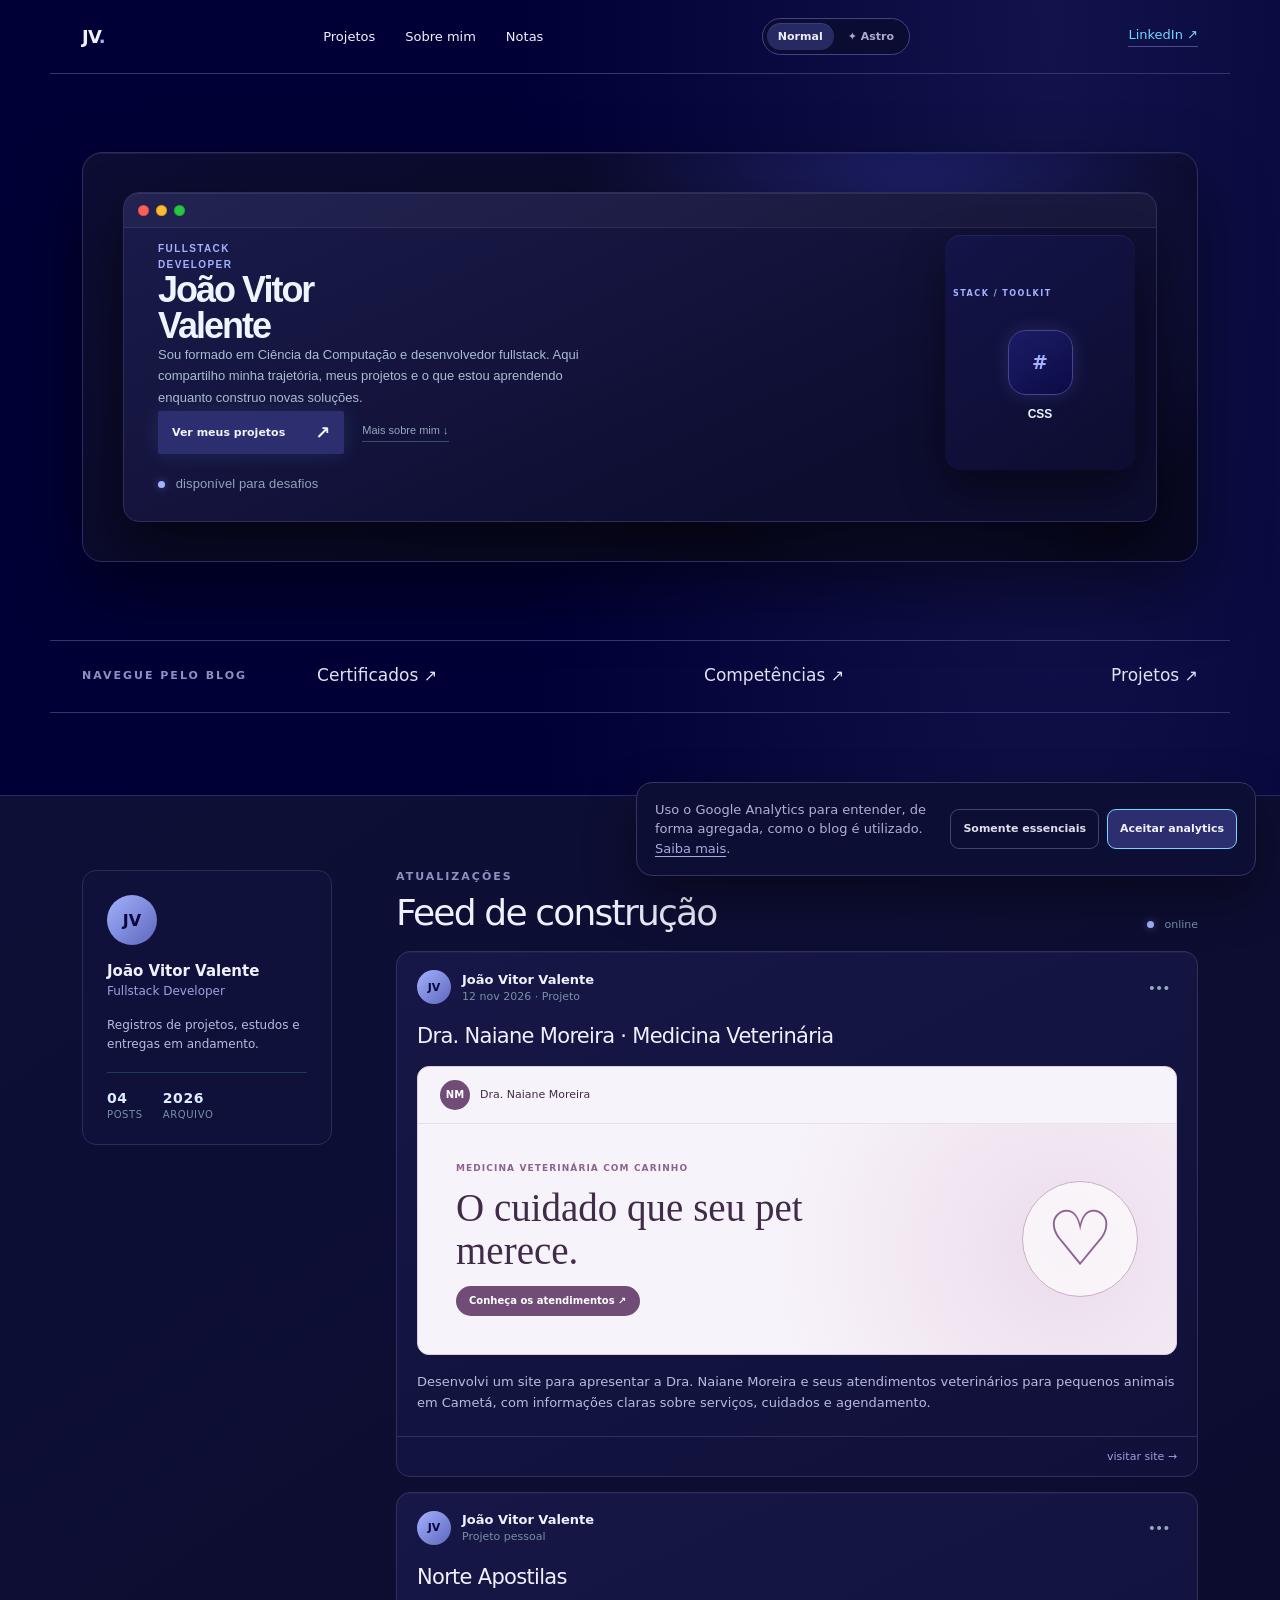
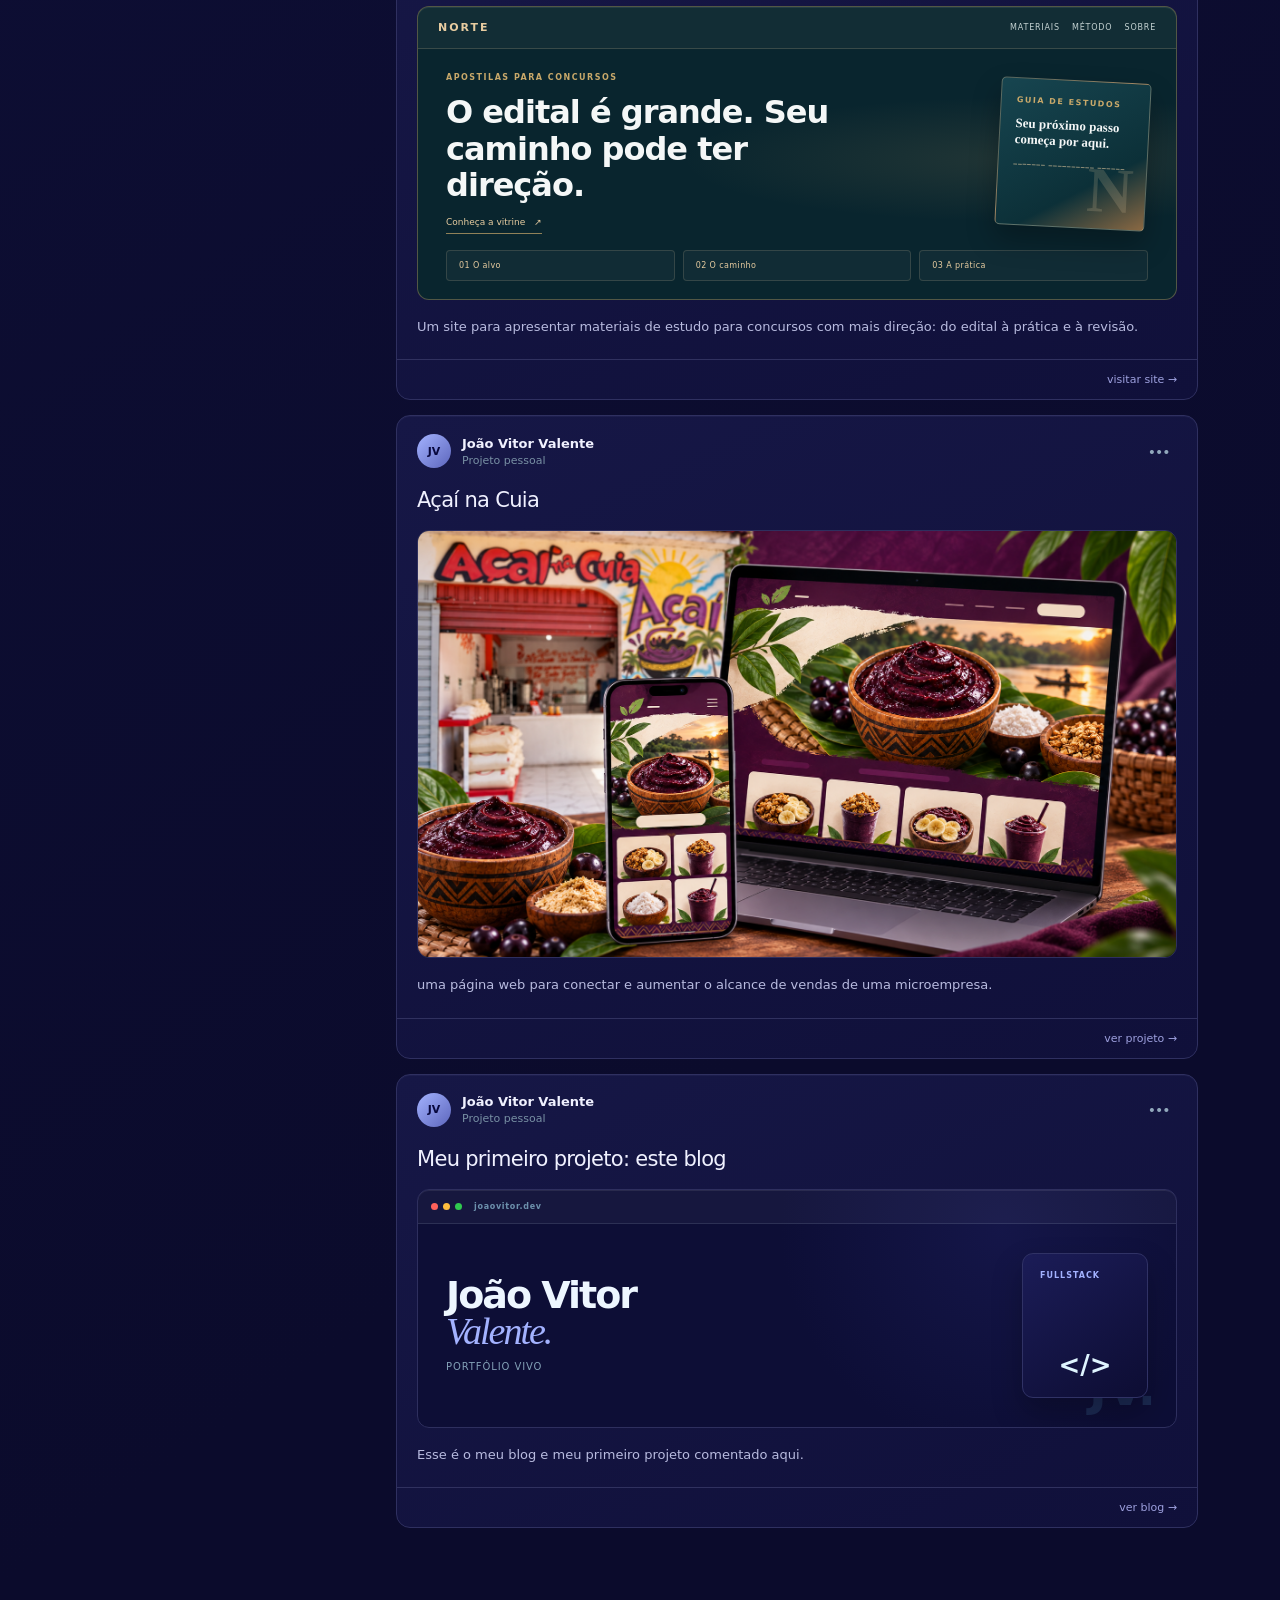
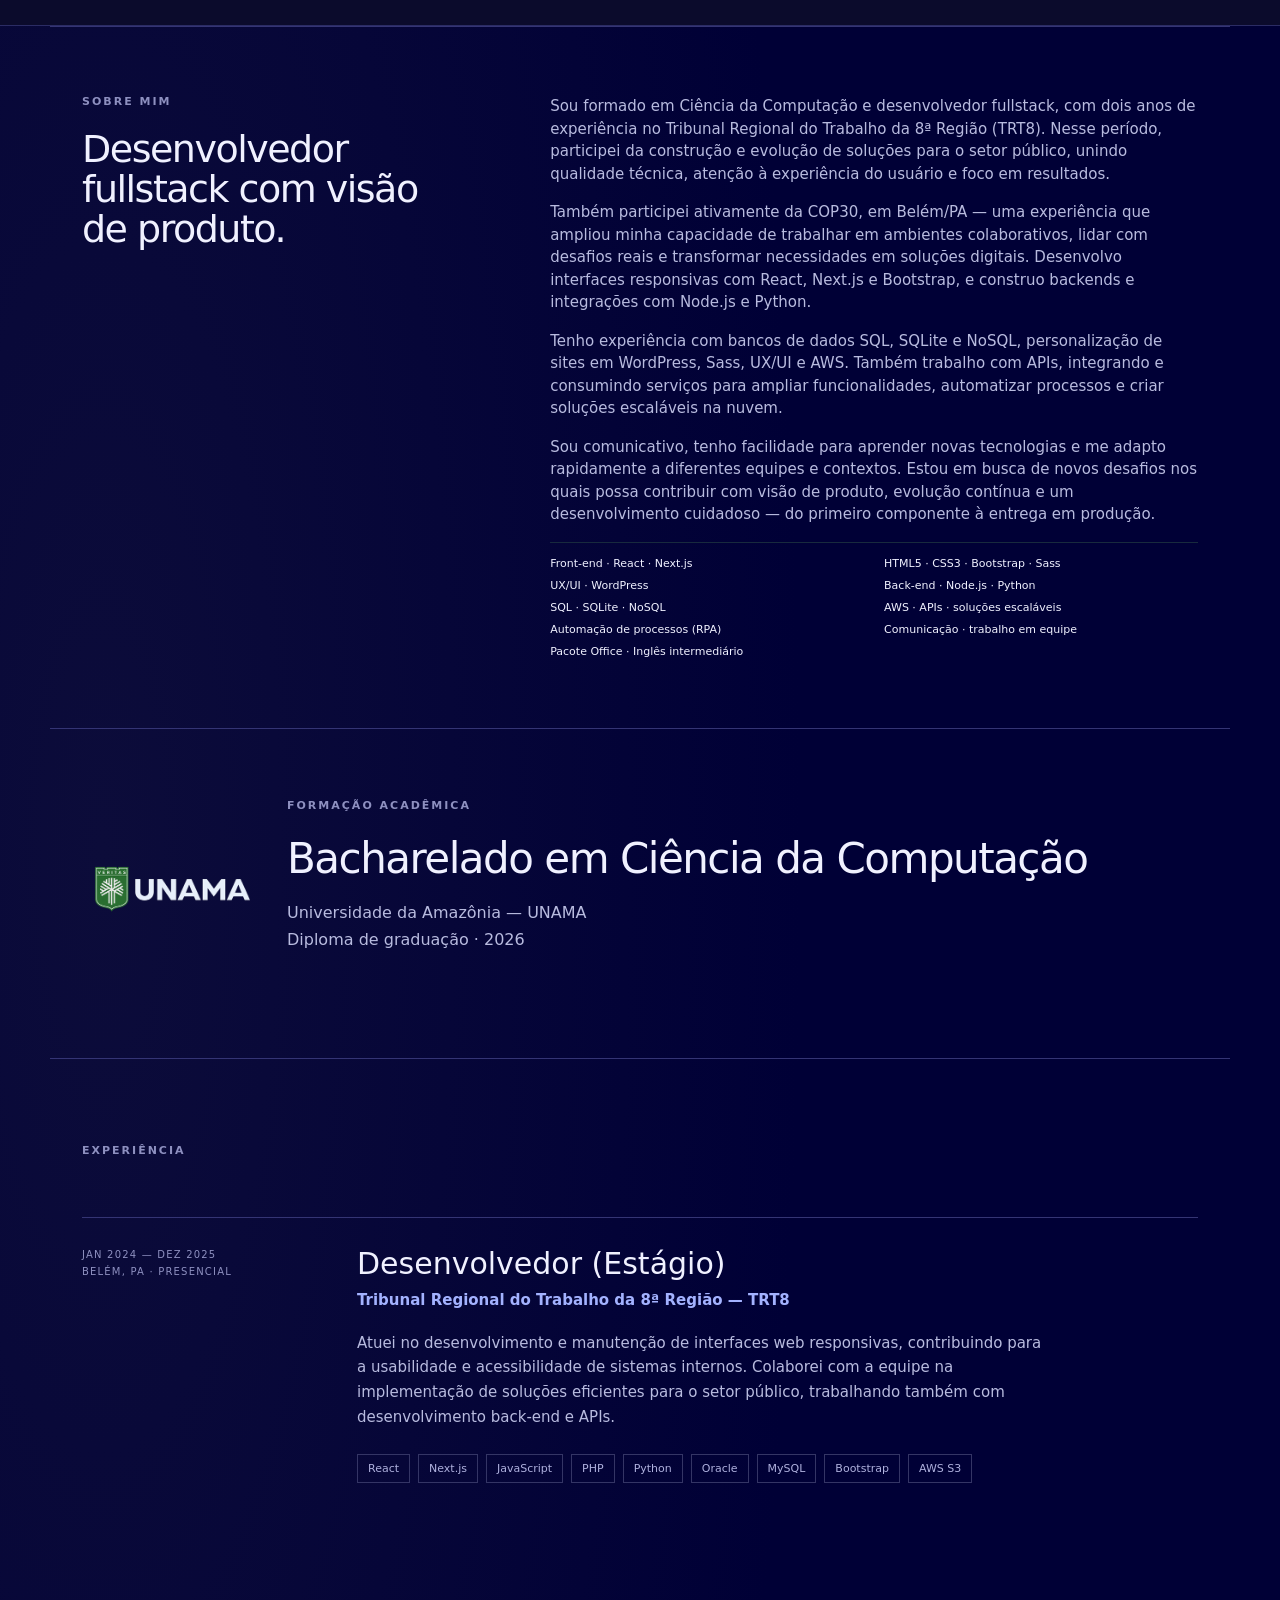
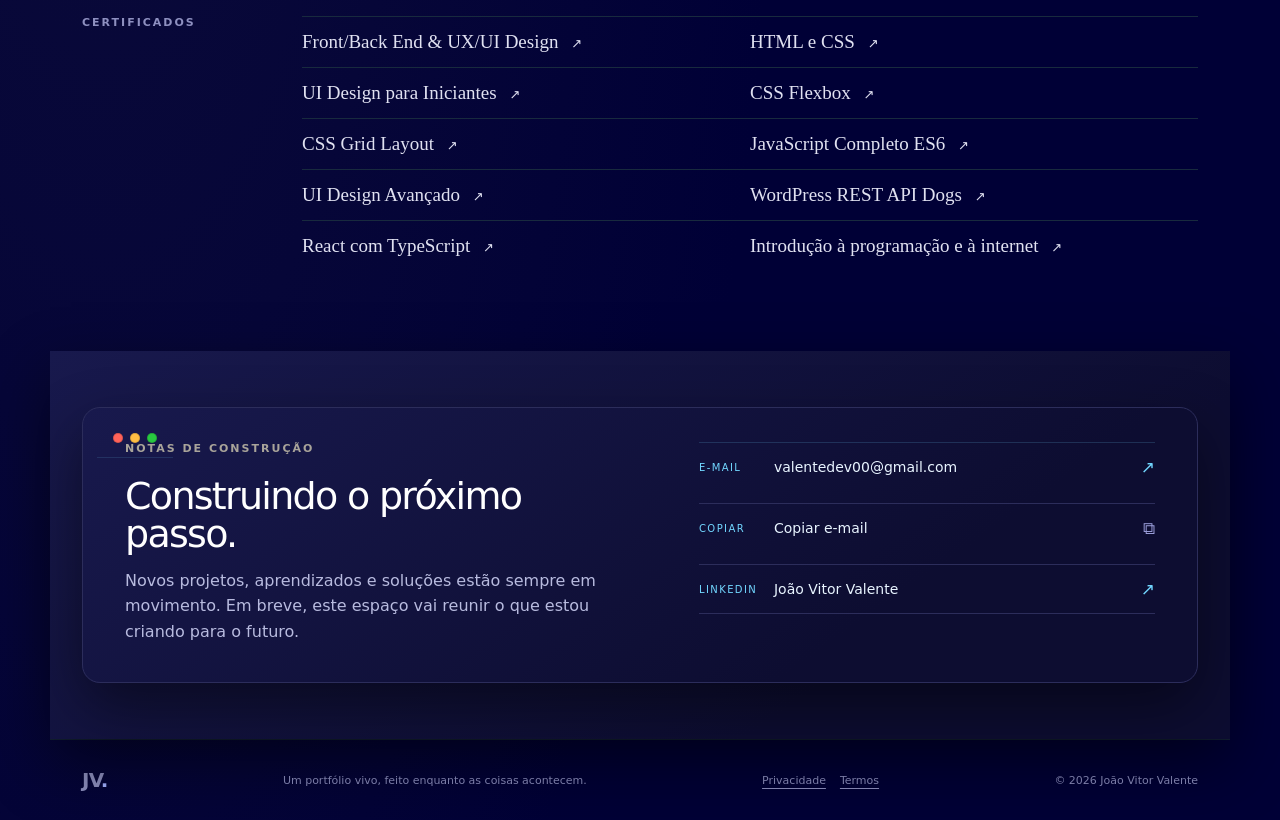
<file: index.html>
<!doctype html>
<html lang="pt-BR">
  <head>
    <meta charset="UTF-8" />
    <meta name="viewport" content="width=device-width, initial-scale=1.0" />
    <meta name="description" content="Portfólio vivo de João Vitor Valente: projetos, aprendizados e coisas em desenvolvimento." />
    <meta name="google-site-verification" content="jpv5B3LQuiLIAvNObKVubsjq2j0d0opuw6EBuEN3x9k" />
    <meta name="theme-color" content="#000036" />
    <link rel="icon" type="image/png" sizes="64x64" href="/favicon.png" />
    <link rel="apple-touch-icon" sizes="180x180" href="/apple-touch-icon.png" />
    <title>João Vitor Valente — portfólio vivo</title>
    <script type="application/ld+json">
      {
        "@context": "https://schema.org",
        "@type": "Person",
        "name": "João Vitor Valente",
        "jobTitle": "Desenvolvedor Fullstack",
        "description": "Desenvolvedor fullstack formado em Ciência da Computação, com experiência em interfaces, backends, APIs e soluções em nuvem.",
        "sameAs": ["https://www.linkedin.com/in/jo%C3%A3o-vitor-valente-4b6056234/"],
        "knowsAbout": ["React", "Next.js", "Node.js", "Python", "AWS", "APIs", "UX/UI"]
      }
    </script>
    <link rel="stylesheet" href="app.css?v=20260912-3" />
    <link rel="stylesheet" href="feed-project.css?v=20261112-1" />
    <link rel="stylesheet" href="astro-mode.css?v=20261112-2" />
    <link rel="stylesheet" href="ocean-theme.css?v=20261112-indigo-1" />
    <script src="script.js?v=20260916-analytics" defer></script>
    <script src="feed-data.js?v=20261112-4" defer></script>
    <script src="feed.js?v=20261112-2" defer></script>
    <script src="astro-mode.js?v=20261112-indigo-1" defer></script>
  </head>
  <body>
    <header class="site-header">
      <a class="logo" href="#top" aria-label="João Vitor Valente, início">JV<span>.</span></a>
      <span class="astro-brand-label"><strong>João Vitor Valente</strong><small>DESENVOLVEDOR FULLSTACK</small></span>
      <nav class="nav" aria-label="Navegação principal">
        <a href="#projetos">Projetos</a>
        <a href="#sobre">Sobre mim</a>
        <a href="#notas">Notas</a>
      </nav>
      <div class="astro-language" role="group" aria-label="Idioma do modo Astro">
        <button type="button" data-astro-lang="pt" aria-pressed="true">PT</button>
        <button type="button" data-astro-lang="en" aria-pressed="false">EN</button>
      </div>
      <div class="mode-switch" role="group" aria-label="Aparência do portfólio">
        <button type="button" data-site-mode="normal" aria-pressed="true">Normal</button>
        <button type="button" data-site-mode="astro" aria-pressed="false"><span aria-hidden="true">✦</span> Astro</button>
      </div>
      <button class="menu-toggle" type="button" aria-label="Abrir menu" aria-expanded="false">☰</button>
      <a class="header-cta" href="https://www.linkedin.com/in/jo%C3%A3o-vitor-valente-4b6056234/" target="_blank" rel="noopener noreferrer">LinkedIn ↗</a>
    </header>

    <div class="astro-view" data-astro-view hidden>
      <div class="astro-scene" data-astro-scene aria-label="Mapa orbital interativo do portfólio">
        <canvas class="astro-orbits" aria-hidden="true"></canvas>
        <div class="astro-planets" data-astro-planets></div>
      </div>
      <div class="astro-readout" data-astro-readout aria-label="Horário de Brasília"></div>
      <section class="astro-intro" aria-label="Apresentação">
        <p class="astro-status"><span aria-hidden="true"></span> Disponível para desafios</p>
        <h1>João Vitor <span>Valente</span></h1>
        <p class="astro-role">Desenvolvedor Fullstack · Web · APIs · Cloud</p>
        <p class="astro-lead">Sou formado em Ciência da Computação e desenvolvedor fullstack. Aqui compartilho minha trajetória, meus projetos e o que estou aprendendo enquanto construo novas soluções.</p>
        <div class="astro-actions">
          <button type="button" class="astro-action-primary" data-astro-explore>Explorar o sistema <span aria-hidden="true">→</span></button>
          <a href="mailto:valentedev00@gmail.com?subject=Contato%20pelo%20portf%C3%B3lio" class="astro-action-secondary">Entrar em contato <span aria-hidden="true">↗</span></a>
        </div>
        <div class="astro-stats"><div><strong data-astro-project-count>04</strong><span>projetos no feed</span></div><div><strong>2026</strong><span>formação</span></div></div>
      </section>
      <p class="astro-hint">Arraste para girar · role para aproximar · clique em um planeta</p>
      <aside class="astro-panel" data-astro-panel aria-label="Conteúdo da seção" aria-hidden="true" inert>
        <div class="astro-panel-header">
          <div><span class="astro-panel-orbit" data-astro-orbit></span><span class="astro-panel-body" data-astro-body></span></div>
          <button type="button" class="astro-panel-close" data-astro-close aria-label="Fechar seção">✕</button>
        </div>
        <h2 data-astro-title></h2>
        <div class="astro-panel-content" data-astro-content></div>
        <div class="astro-panel-footer">
          <button type="button" data-astro-prev>← Anterior</button>
          <button type="button" data-astro-next>Próximo →</button>
        </div>
      </aside>
      <aside class="astro-standby" data-astro-standby hidden role="dialog" aria-modal="true" aria-labelledby="astro-standby-title">
        <div class="astro-standby-card">
          <p class="astro-standby-meta">JV · SINAL DISTANTE</p>
          <div class="astro-signal-bars" aria-hidden="true"><i></i><i></i><i></i><i></i><i></i><i></i><i></i></div>
          <h2 id="astro-standby-title">Aguarde o sinal</h2>
          <p class="astro-standby-note">Uma nova transmissão está a caminho.</p>
          <button type="button" data-astro-standby-close>Voltar ao sistema</button>
        </div>
      </aside>
      <nav class="astro-dock" data-astro-dock aria-label="Seções do modo Astro"></nav>
    </div>

    <main id="top">
      <section class="hero section-wrap">
        <div class="hero-copy">
          <h1 class="sr-only">João Vitor Valente</h1>
        </div>
        <div class="hero-art" aria-label="Cartão profissional de João Vitor Valente, Fullstack Developer" role="group">
          <div class="hero-windows"><div class="profile-box"><span class="window-controls" aria-hidden="true"><i></i><i></i><i></i></span><span class="profile-role">FULLSTACK<br />DEVELOPER</span><strong>João Vitor<br />Valente</strong><p class="profile-description">Sou formado em Ciência da Computação e desenvolvedor fullstack. Aqui compartilho minha trajetória, meus projetos e o que estou aprendendo enquanto construo novas soluções.</p><div class="profile-actions"><a class="button button-dark" href="#projetos">Ver meus projetos <span aria-hidden="true">↗</span></a><a class="quiet-link" href="#sobre">Mais sobre mim ↓</a></div><span class="profile-state"><i aria-hidden="true"></i> disponível para desafios</span></div><div class="tech-box" aria-label="Tecnologias utilizadas"><span class="window-controls" aria-hidden="true"><i></i><i></i><i></i></span><span class="tech-label">STACK / TOOLKIT</span><div class="tech-rotator" aria-live="polite"><span class="tech-icon is-active"><b aria-hidden="true">&lt;/&gt;</b><strong>HTML</strong></span><span class="tech-icon"><b aria-hidden="true">#</b><strong>CSS</strong></span><span class="tech-icon"><b aria-hidden="true">JS</b><strong>JavaScript</strong></span><span class="tech-icon"><b aria-hidden="true">⚛</b><strong>React</strong></span><span class="tech-icon"><b aria-hidden="true">◉</b><strong>Node.js</strong></span><span class="tech-icon"><b aria-hidden="true">Py</b><strong>Python</strong></span><span class="tech-icon"><b aria-hidden="true">☁</b><strong>AWS</strong></span><span class="tech-icon"><b aria-hidden="true">⌘</b><strong>Git</strong></span></div><span class="tech-counter">01 — 08</span></div></div>
        </div>
      </section>

      <section class="topics section-wrap" aria-label="Categorias">
        <p class="eyebrow">Navegue pelo blog</p>
        <div class="topic-list">
          <a href="#certificados">Certificados <span>↗</span></a>
          <a href="#sobre">Competências <span>↗</span></a>
          <a href="#projetos">Projetos <span>↗</span></a>
        </div>
      </section>

      <section class="social-feed" id="projetos">
        <div class="section-wrap social-shell">
          <aside class="social-sidebar"><div class="social-avatar">JV</div><strong>João Vitor Valente</strong><span>Fullstack Developer</span><p>Registros de projetos, estudos e entregas em andamento.</p><div class="social-stats"><span><b data-feed-count>01</b> <span data-feed-label>post</span></span><span><b>2026</b> arquivo</span></div></aside>
          <div class="social-timeline"><div class="social-heading"><div><p class="eyebrow">Atualizações</p><h2>Feed de construção</h2></div><span class="feed-live"><i></i> online</span></div>
            <div id="feed-posts" class="social-post-list" aria-live="polite"></div>
          </div>
        </div>
      </section>

      <section class="about section-wrap" id="sobre">
        <div><p class="eyebrow">Sobre mim</p><h2>Desenvolvedor fullstack com visão de produto.</h2></div>
        <div class="about-copy">
          <p>Sou formado em Ciência da Computação e desenvolvedor fullstack, com dois anos de experiência no Tribunal Regional do Trabalho da 8ª Região (TRT8). Nesse período, participei da construção e evolução de soluções para o setor público, unindo qualidade técnica, atenção à experiência do usuário e foco em resultados.</p>
          <p>Também participei ativamente da COP30, em Belém/PA — uma experiência que ampliou minha capacidade de trabalhar em ambientes colaborativos, lidar com desafios reais e transformar necessidades em soluções digitais. Desenvolvo interfaces responsivas com React, Next.js e Bootstrap, e construo backends e integrações com Node.js e Python.</p>
          <p>Tenho experiência com bancos de dados SQL, SQLite e NoSQL, personalização de sites em WordPress, Sass, UX/UI e AWS. Também trabalho com APIs, integrando e consumindo serviços para ampliar funcionalidades, automatizar processos e criar soluções escaláveis na nuvem.</p>
          <p>Sou comunicativo, tenho facilidade para aprender novas tecnologias e me adapto rapidamente a diferentes equipes e contextos. Estou em busca de novos desafios nos quais possa contribuir com visão de produto, evolução contínua e um desenvolvimento cuidadoso — do primeiro componente à entrega em produção.</p>
          <div class="skill-list">
            <span>Front-end · React · Next.js</span>
            <span>HTML5 · CSS3 · Bootstrap · Sass</span>
            <span>UX/UI · WordPress</span>
            <span>Back-end · Node.js · Python</span>
            <span>SQL · SQLite · NoSQL</span>
            <span>AWS · APIs · soluções escaláveis</span>
            <span>Automação de processos (RPA)</span>
            <span>Comunicação · trabalho em equipe</span>
            <span>Pacote Office · Inglês intermediário</span>
          </div>
        </div>
      </section>

      <section class="diploma section-wrap">
        <div class="diploma-mark"><img src="assets/unama-logo-dark-optimized.png" alt="UNAMA — Universidade da Amazônia" width="420" height="153" loading="lazy" decoding="async" /></div>
        <div><p class="eyebrow">Formação acadêmica</p><h2>Bacharelado em Ciência da Computação</h2><p>Universidade da Amazônia — UNAMA<br />Diploma de graduação · 2026</p></div>
      </section>

      <section class="experience section-wrap">
        <div class="section-heading"><div><p class="eyebrow">Experiência</p></div></div>
        <article class="experience-item"><div class="experience-date">JAN 2024 — DEZ 2025<br />BELÉM, PA · PRESENCIAL</div><div><h3>Desenvolvedor (Estágio)</h3><p class="experience-company">Tribunal Regional do Trabalho da 8ª Região — TRT8</p><p>Atuei no desenvolvimento e manutenção de interfaces web responsivas, contribuindo para a usabilidade e acessibilidade de sistemas internos. Colaborei com a equipe na implementação de soluções eficientes para o setor público, trabalhando também com desenvolvimento back-end e APIs.</p><div class="tech-tags"><span>React</span><span>Next.js</span><span>JavaScript</span><span>PHP</span><span>Python</span><span>Oracle</span><span>MySQL</span><span>Bootstrap</span><span>AWS S3</span></div></div></article>
      </section>

      <section class="certificates section-wrap" id="certificados">
        <p class="eyebrow">Certificados</p><div class="certificate-list"><a href="https://www.origamid.com/certificate/c6cbd78f" target="_blank" rel="noreferrer">Front/Back End &amp; UX/UI Design <span>↗</span></a><a href="https://www.origamid.com/certificate/9968bb85" target="_blank" rel="noreferrer">HTML e CSS <span>↗</span></a><a href="https://www.origamid.com/certificate/ff8f7a75" target="_blank" rel="noreferrer">UI Design para Iniciantes <span>↗</span></a><a href="https://www.origamid.com/certificate/16841c43" target="_blank" rel="noreferrer">CSS Flexbox <span>↗</span></a><a href="https://www.origamid.com/certificate/4a579db6" target="_blank" rel="noreferrer">CSS Grid Layout <span>↗</span></a><a href="https://www.origamid.com/certificate/ed5b2d11" target="_blank" rel="noreferrer">JavaScript Completo ES6 <span>↗</span></a><a href="https://www.origamid.com/certificate/93e8d014" target="_blank" rel="noreferrer">UI Design Avançado <span>↗</span></a><a href="https://www.origamid.com/certificate/880f5b94" target="_blank" rel="noreferrer">WordPress REST API Dogs <span>↗</span></a><a href="https://www.origamid.com/certificate/7859ca71" target="_blank" rel="noreferrer">React com TypeScript <span>↗</span></a><a href="https://app.rocketseat.com.br/certificates/431926fc-0275-4754-a080-7567e1fd0141" target="_blank" rel="noreferrer">Introdução à programação e à internet <span>↗</span></a></div>
      </section>

      <section class="newsletter section-wrap" id="notas">
        <div class="contact-window">
          <span class="window-controls" aria-hidden="true"><i></i><i></i><i></i></span>
          <div class="contact-window-body">
            <div><p class="eyebrow">Notas de construção</p><h2>Construindo o próximo passo.</h2><p>Novos projetos, aprendizados e soluções estão sempre em movimento. Em breve, este espaço vai reunir o que estou criando para o futuro.</p></div>
            <div class="contact-links"><a href="mailto:valentedev00@gmail.com?subject=Contato%20pelo%20portf%C3%B3lio&amp;body=Ol%C3%A1%20Jo%C3%A3o%2C%0A%0AEncontrei%20seu%20portf%C3%B3lio%20e%20gostaria%20de%20conversar%20com%20voc%C3%AA.%0A%0A" aria-label="Enviar e-mail para valentedev00@gmail.com"><span>e-mail</span>valentedev00@gmail.com <b aria-hidden="true">↗</b></a><button class="copy-email" type="button" data-email="valentedev00@gmail.com"><span>copiar</span>Copiar e-mail <b aria-hidden="true">⧉</b></button><a href="https://www.linkedin.com/in/jo%C3%A3o-vitor-valente-4b6056234/" target="_blank" rel="noopener noreferrer"><span>LinkedIn</span>João Vitor Valente <b aria-hidden="true">↗</b></a><p class="copy-status" aria-live="polite"></p></div>
          </div>
        </div>
      </section>
    </main>

    <div class="consent-banner" data-consent-banner role="dialog" aria-label="Preferências de privacidade" aria-live="polite" hidden>
      <p>Uso o Google Analytics para entender, de forma agregada, como o blog é utilizado. <a href="privacidade.html">Saiba mais</a>.</p>
      <div class="consent-actions"><button type="button" class="consent-secondary" data-consent-deny>Somente essenciais</button><button type="button" class="consent-primary" data-consent-accept>Aceitar analytics</button></div>
    </div>
    <footer class="footer section-wrap"><span class="logo">JV<span>.</span></span><p>Um portfólio vivo, feito enquanto as coisas acontecem.</p><span class="footer-links"><a href="privacidade.html">Privacidade</a><a href="termos.html">Termos</a></span><span>© 2026 João Vitor Valente</span></footer>
  </body>
</html>
</file>
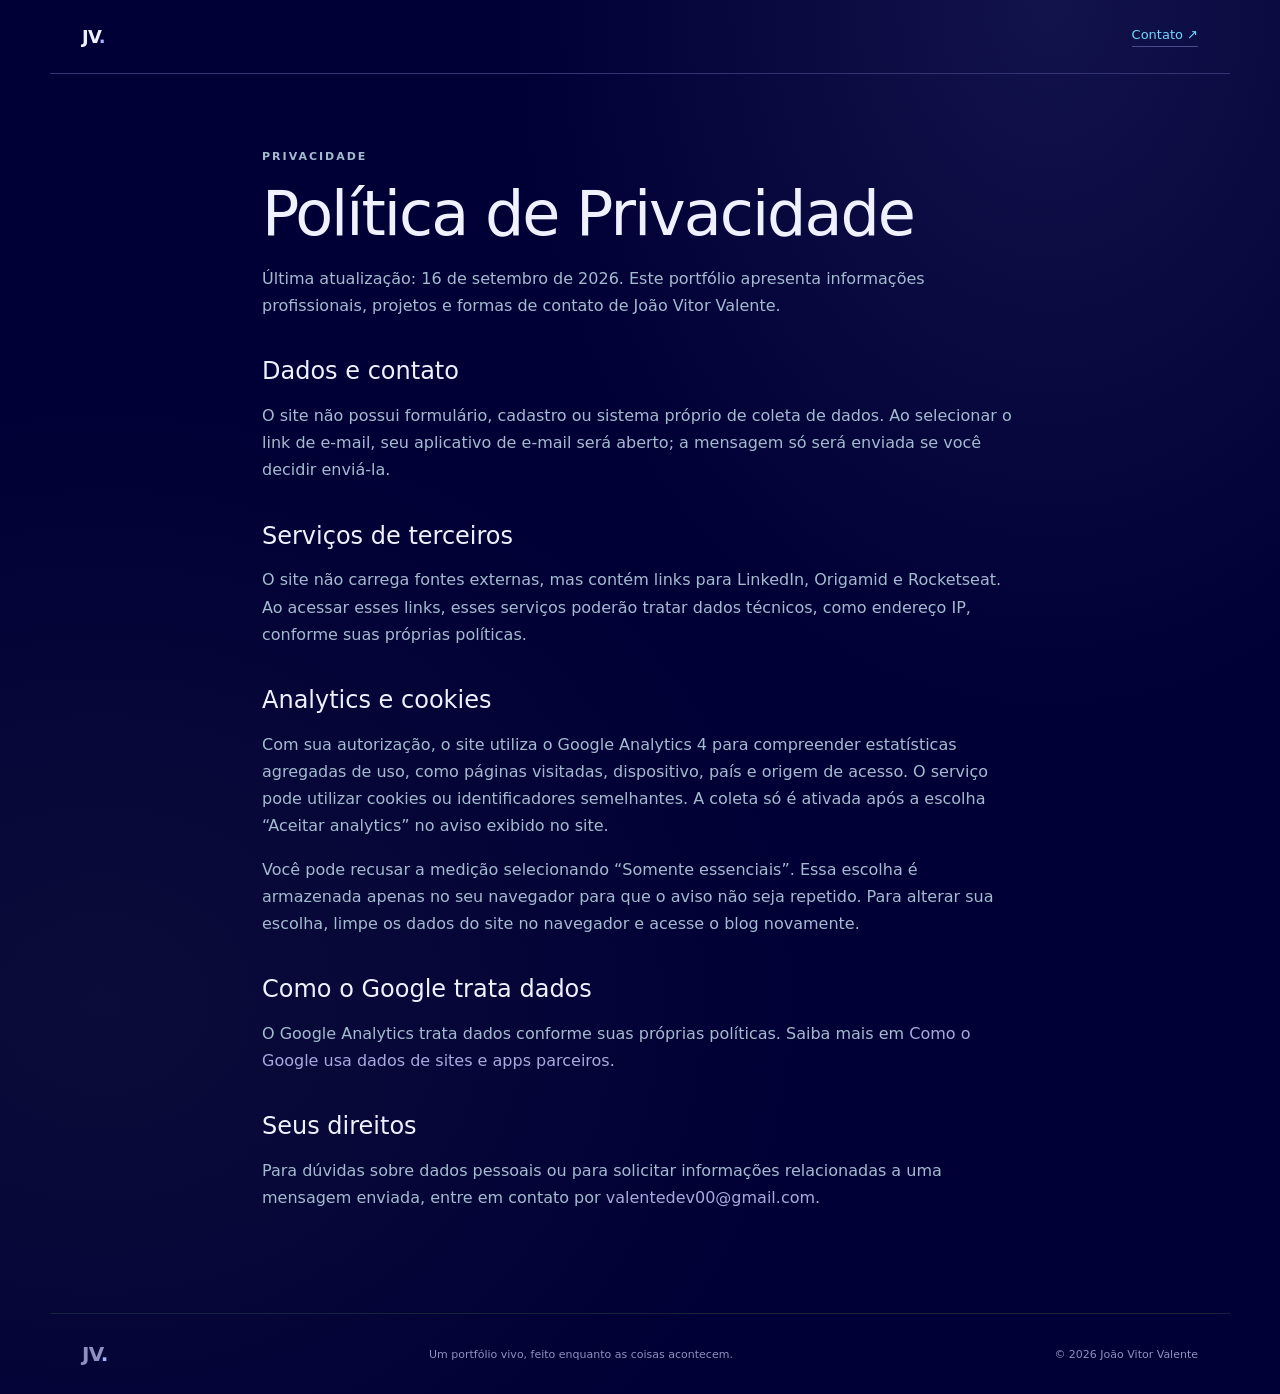
<file: privacidade.html>
<!doctype html>
<html lang="pt-BR">
  <head>
    <meta charset="UTF-8" />
    <meta name="viewport" content="width=device-width, initial-scale=1.0" />
    <meta name="description" content="Política de Privacidade do portfólio de João Vitor Valente." />
    <meta name="theme-color" content="#000036" />
    <link rel="icon" type="image/png" sizes="64x64" href="/favicon.png" />
    <link rel="apple-touch-icon" sizes="180x180" href="/apple-touch-icon.png" />
    <title>Política de Privacidade — João Vitor Valente</title>
    <link rel="stylesheet" href="app.css" />
    <link rel="stylesheet" href="ocean-theme.css?v=20261112-indigo-1" />
  </head>
  <body class="legal-page">
    <header class="site-header"><a class="logo" href="index.html#top" aria-label="João Vitor Valente, início">JV<span>.</span></a><a class="header-cta" href="index.html#notas">Contato ↗</a></header>
    <main class="legal-content section-wrap">
      <p class="eyebrow">Privacidade</p><h1>Política de Privacidade</h1>
      <p>Última atualização: 16 de setembro de 2026. Este portfólio apresenta informações profissionais, projetos e formas de contato de João Vitor Valente.</p>
      <h2>Dados e contato</h2><p>O site não possui formulário, cadastro ou sistema próprio de coleta de dados. Ao selecionar o link de e-mail, seu aplicativo de e-mail será aberto; a mensagem só será enviada se você decidir enviá-la.</p>
      <h2>Serviços de terceiros</h2><p>O site não carrega fontes externas, mas contém links para LinkedIn, Origamid e Rocketseat. Ao acessar esses links, esses serviços poderão tratar dados técnicos, como endereço IP, conforme suas próprias políticas.</p>
      <h2>Analytics e cookies</h2><p>Com sua autorização, o site utiliza o Google Analytics 4 para compreender estatísticas agregadas de uso, como páginas visitadas, dispositivo, país e origem de acesso. O serviço pode utilizar cookies ou identificadores semelhantes. A coleta só é ativada após a escolha “Aceitar analytics” no aviso exibido no site.</p><p>Você pode recusar a medição selecionando “Somente essenciais”. Essa escolha é armazenada apenas no seu navegador para que o aviso não seja repetido. Para alterar sua escolha, limpe os dados do site no navegador e acesse o blog novamente.</p>
      <h2>Como o Google trata dados</h2><p>O Google Analytics trata dados conforme suas próprias políticas. Saiba mais em <a href="https://policies.google.com/technologies/partner-sites" target="_blank" rel="noopener noreferrer">Como o Google usa dados de sites e apps parceiros</a>.</p>
      <h2>Seus direitos</h2><p>Para dúvidas sobre dados pessoais ou para solicitar informações relacionadas a uma mensagem enviada, entre em contato por <a href="mailto:valentedev00@gmail.com">valentedev00@gmail.com</a>.</p>
    </main>
    <footer class="footer section-wrap"><span class="logo">JV<span>.</span></span><p>Um portfólio vivo, feito enquanto as coisas acontecem.</p><span>© 2026 João Vitor Valente</span></footer>
  </body>
</html>
</file>
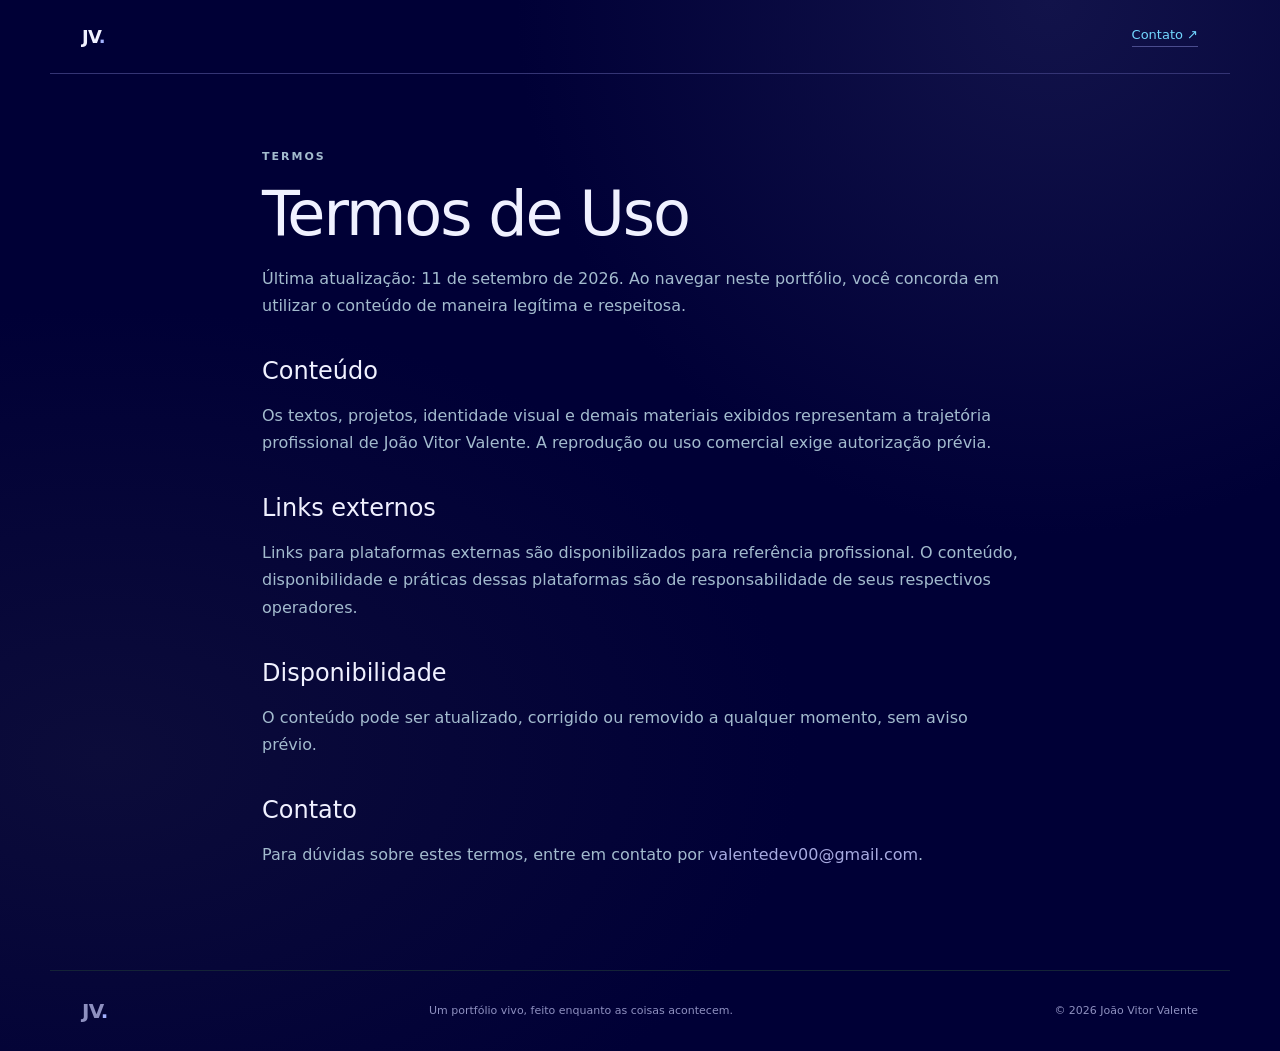
<file: termos.html>
<!doctype html>
<html lang="pt-BR">
  <head>
    <meta charset="UTF-8" />
    <meta name="viewport" content="width=device-width, initial-scale=1.0" />
    <meta name="description" content="Termos de Uso do portfólio de João Vitor Valente." />
    <meta name="theme-color" content="#000036" />
    <link rel="icon" type="image/png" sizes="64x64" href="/favicon.png" />
    <link rel="apple-touch-icon" sizes="180x180" href="/apple-touch-icon.png" />
    <title>Termos de Uso — João Vitor Valente</title>
    <link rel="stylesheet" href="app.css" />
    <link rel="stylesheet" href="ocean-theme.css?v=20261112-indigo-1" />
  </head>
  <body class="legal-page">
    <header class="site-header"><a class="logo" href="index.html#top" aria-label="João Vitor Valente, início">JV<span>.</span></a><a class="header-cta" href="index.html#notas">Contato ↗</a></header>
    <main class="legal-content section-wrap">
      <p class="eyebrow">Termos</p><h1>Termos de Uso</h1>
      <p>Última atualização: 11 de setembro de 2026. Ao navegar neste portfólio, você concorda em utilizar o conteúdo de maneira legítima e respeitosa.</p>
      <h2>Conteúdo</h2><p>Os textos, projetos, identidade visual e demais materiais exibidos representam a trajetória profissional de João Vitor Valente. A reprodução ou uso comercial exige autorização prévia.</p>
      <h2>Links externos</h2><p>Links para plataformas externas são disponibilizados para referência profissional. O conteúdo, disponibilidade e práticas dessas plataformas são de responsabilidade de seus respectivos operadores.</p>
      <h2>Disponibilidade</h2><p>O conteúdo pode ser atualizado, corrigido ou removido a qualquer momento, sem aviso prévio.</p>
      <h2>Contato</h2><p>Para dúvidas sobre estes termos, entre em contato por <a href="mailto:valentedev00@gmail.com">valentedev00@gmail.com</a>.</p>
    </main>
    <footer class="footer section-wrap"><span class="logo">JV<span>.</span></span><p>Um portfólio vivo, feito enquanto as coisas acontecem.</p><span>© 2026 João Vitor Valente</span></footer>
  </body>
</html>
</file>
<file: app.css>
:root{--ink:#20201d;--cream:#f5f0e8;--orange:#e86d3f;--blue:#a9c8cf;--green:#becab4;--line:#d9d1c5}*{box-sizing:border-box}html{scroll-behavior:smooth}body{margin:0;background:var(--cream);color:var(--ink);font-family:system-ui, -apple-system, "Segoe UI", sans-serif,sans-serif}a{color:inherit;text-decoration:none}.section-wrap{max-width:1180px;margin:auto;padding-left:32px;padding-right:32px}.site-header{height:82px;display:flex;align-items:center;justify-content:space-between;max-width:1180px;margin:auto;padding:0 32px;border-bottom:1px solid var(--line)}.logo{font-family:ui-serif, Georgia, Cambria, serif,serif;font-size:26px;font-weight:700;letter-spacing:-1.5px}.logo span{font-style:italic;color:var(--orange)}.nav{display:flex;gap:34px;font-size:14px}.nav a,.header-cta,.text-link,.read-link{transition:opacity .2s}.nav a:hover,.header-cta:hover,.text-link:hover,.read-link:hover{opacity:.6}.header-cta{border-bottom:1px solid var(--ink);font-size:13px;padding-bottom:4px}.menu-toggle{display:none;background:none;border:0;font-size:22px}.hero{min-height:575px;display:grid;grid-template-columns:1fr 1fr;gap:60px;align-items:center;padding-top:60px;padding-bottom:74px}.eyebrow{font-size:11px;letter-spacing:2px;text-transform:uppercase;font-weight:700;margin:0 0 22px;color:#777064}.hero h1{font-family:ui-serif, Georgia, Cambria, serif,serif;font-size:clamp(50px,6vw,82px);line-height:.98;letter-spacing:-4px;font-weight:500;margin:0 0 30px}.hero h1 em{color:var(--orange);font-style:italic}.hero-text{font-size:17px;line-height:1.65;max-width:420px;color:#625e56;margin-bottom:35px}.button{display:inline-flex;align-items:center;gap:30px;border:0;padding:15px 19px;font:600 13px system-ui, -apple-system, "Segoe UI", sans-serif;cursor:pointer}.button span{font-size:18px}.button-dark{background:var(--ink);color:#fff}.button-light{background:var(--cream);color:var(--ink)}.hero-art{height:420px;background:var(--orange);position:relative;overflow:hidden}.sun{width:175px;height:175px;border-radius:50%;background:#f6c66c;position:absolute;top:55px;right:70px}.shape{position:absolute}.shape-one{width:310px;height:310px;background:#345b67;border-radius:50%;bottom:-150px;left:-45px}.shape-two{width:140px;height:300px;background:#f5f0e8;transform:rotate(33deg);bottom:-75px;right:85px}.shape-three{width:90px;height:190px;background:#345b67;transform:rotate(-33deg);top:175px;right:100px;border-radius:50% 50% 0 0}.art-note{position:absolute;left:36px;top:34px;color:#fff;font-family:ui-serif, Georgia, Cambria, serif;font-size:22px;line-height:1.1;font-style:italic}.topics{border-top:1px solid var(--line);border-bottom:1px solid var(--line);padding-top:30px;padding-bottom:35px;display:flex;gap:70px;align-items:center}.topics .eyebrow{margin:0;min-width:150px}.topic-list{display:flex;justify-content:space-between;gap:48px;flex:1;font-family:ui-serif, Georgia, Cambria, serif;font-size:24px}.topic-list a{border-bottom:1px solid transparent}.topic-list a:hover{border-color:var(--ink)}.topic-list span{font-family:system-ui, -apple-system, "Segoe UI", sans-serif;font-size:16px}.articles{padding-top:105px;padding-bottom:110px}.section-heading{display:flex;justify-content:space-between;align-items:end;margin-bottom:38px}.section-heading h2,.newsletter h2{font-family:ui-serif, Georgia, Cambria, serif;font-size:48px;line-height:1;letter-spacing:-2px;margin:0}.text-link{font-size:13px;border-bottom:1px solid var(--ink);padding-bottom:6px}.article-grid{display:grid;grid-template-columns:1.3fr 1fr 1fr;gap:23px}.card-visual{height:220px;position:relative;overflow:hidden;margin-bottom:23px}.card-visual>span{position:absolute;left:17px;top:15px;font-size:12px}.visual-orange{background:#e98654}.visual-line{position:absolute;width:250px;height:250px;border:1px solid #f7c6a2;border-radius:50%;left:24%;top:22%}.visual-line:after{content:'';position:absolute;width:160px;height:160px;border:1px solid #f7c6a2;border-radius:50%;left:43px;top:43px}.visual-blue{background:var(--blue)}.visual-circle{width:170px;height:170px;border:1px solid var(--ink);border-radius:50%;position:absolute;right:20px;bottom:-70px}.visual-green{background:var(--green)}.visual-leaf{font-size:115px;position:absolute;right:35px;bottom:15px;transform:rotate(28deg)}.card-meta{font-size:10px;letter-spacing:1.5px;color:#827b70;margin-bottom:15px}.article-card h3{font-family:ui-serif, Georgia, Cambria, serif;font-weight:600;font-size:25px;line-height:1.08;letter-spacing:-.7px;margin:0 0 12px}.article-card p{font-size:14px;line-height:1.55;color:#6a645b;margin:0 0 20px}.read-link{font-size:12px;font-weight:700;border-bottom:1px solid var(--ink);padding-bottom:5px}.newsletter{background:var(--ink);color:#fff;padding-top:66px;padding-bottom:66px;display:grid;grid-template-columns:1fr 1fr;gap:80px;align-items:end}.newsletter .eyebrow{color:#a9a49a}.newsletter h2{font-size:44px;max-width:440px;margin-bottom:18px}.newsletter p:not(.eyebrow){color:#bcb8ae;line-height:1.6;max-width:390px;margin:0}.signup-form{display:grid;grid-template-columns:1fr auto;gap:10px}.signup-form input{min-width:0;padding:15px;background:transparent;border:1px solid #625f57;color:#fff;font:14px system-ui, -apple-system, "Segoe UI", sans-serif}.signup-form input::placeholder{color:#a9a49a}.signup-form small{grid-column:1/-1;color:#77736b;font-size:10px;margin-top:8px}.footer{padding-top:28px;padding-bottom:28px;display:flex;align-items:center;justify-content:space-between;font-size:11px;color:#777064}.footer .logo{font-size:20px}.footer p{margin:0}.sr-only{position:absolute;width:1px;height:1px;overflow:hidden;clip:rect(0,0,0,0)}@media(max-width:760px){.section-wrap{padding-left:20px;padding-right:20px}.site-header{padding:0 20px}.nav,.header-cta{display:none}.menu-toggle{display:block}.hero{display:block;padding-top:55px}.hero h1{font-size:54px;letter-spacing:-2.5px}.hero-art{height:300px;margin-top:50px}.topics{display:block}.topic-list{display:grid;gap:18px;font-size:22px}.articles{padding-top:70px;padding-bottom:70px}.section-heading{display:block}.section-heading h2,.newsletter h2{font-size:39px;margin-bottom:25px}.article-grid{display:block}.article-card{margin-bottom:48px}.card-visual{height:190px}.newsletter{display:block}.signup-form{margin-top:30px;display:flex;flex-wrap:wrap}.signup-form input{flex:1;min-width:180px}.signup-form small{width:100%}.footer{display:grid;gap:14px}.footer p{order:3}}
:root{--about-gap:80px}.about{padding-top:86px;padding-bottom:92px;display:grid;grid-template-columns:1fr 1fr;gap:var(--about-gap);border-top:1px solid var(--line)}.about h2{font-family:ui-serif, Georgia, Cambria, serif;font-size:43px;line-height:1.05;letter-spacing:-1.5px;max-width:450px;margin:0}.about-copy>p{font-size:18px;line-height:1.6;color:#625e56;max-width:470px;margin:0 0 30px}.skill-list{display:grid;grid-template-columns:1fr 1fr;gap:13px 25px;border-top:1px solid var(--line);padding-top:18px;font-size:12px}.nav.is-open{display:flex;position:absolute;z-index:3;top:82px;left:0;right:0;background:var(--cream);padding:20px;flex-direction:column;gap:18px;border-bottom:1px solid var(--line)}
@media(max-width:760px){.about{display:block;padding-top:65px;padding-bottom:70px}.about h2{font-size:38px;margin-bottom:30px}}
.experience{padding-top:85px;padding-bottom:75px;border-top:1px solid var(--line)}.experience-item{display:grid;grid-template-columns:220px 1fr;gap:55px;padding:28px 0;border-top:1px solid var(--line)}.experience-date{font-size:10px;letter-spacing:1.2px;line-height:1.7;color:#827b70}.experience-item h3{font-family:ui-serif, Georgia, Cambria, serif;font-size:30px;margin:0 0 7px}.experience-company{font-weight:600;margin:0 0 18px!important;color:var(--orange)!important}.experience-item p{max-width:690px;font-size:15px;line-height:1.65;color:#625e56}.tech-tags{display:flex;flex-wrap:wrap;gap:8px;margin-top:24px}.tech-tags span{font-size:11px;padding:7px 10px;border:1px solid var(--line)}.certificates{padding-top:30px;padding-bottom:80px;display:flex;gap:70px;align-items:flex-start}.certificates .eyebrow{min-width:150px}.certificate-list{display:grid;grid-template-columns:1fr 1fr;flex:1}.certificate-list a{padding:14px 0;border-top:1px solid var(--line);font-family:ui-serif, Georgia, Cambria, serif;font-size:19px}.certificate-list span{font-family:system-ui, -apple-system, "Segoe UI", sans-serif;font-size:13px;margin-left:8px}@media(max-width:760px){.experience{padding-top:65px;padding-bottom:55px}.experience-item{display:block}.experience-date{margin-bottom:22px}.experience-item h3{font-size:26px}.certificates{display:block;padding-bottom:65px}.certificate-list{display:block}.certificate-list a{display:block}}
:root{--ink:#e8f4ff;--cream:#07111f;--orange:#62d6ff;--blue:#102b49;--green:#173752;--line:#1d3b5b}body{background:radial-gradient(circle at 85% 0%,#0d2a47 0,#07111f 34%,#07111f 100%);color:var(--ink)}.site-header{border-bottom-color:var(--line)}.logo span,.hero h1 em,.experience-company{color:var(--orange)!important}.eyebrow,.card-meta,.experience-date,.footer{color:#7693ad}.header-cta,.text-link,.read-link{border-color:#62d6ff}.hero{min-height:610px}.hero-art{background:linear-gradient(145deg,#0d6b91,#183c64 55%,#07111f);box-shadow:0 0 70px rgba(44,184,236,.1)}.sun{background:#62d6ff;box-shadow:0 0 55px rgba(98,214,255,.6)}.shape-one,.shape-three{background:#07111f}.shape-two{background:#bceeff}.art-note{color:#dff7ff}.button-dark{background:#62d6ff;color:#06111d}.topics{border-color:var(--line)}.article-card{transition:transform .35s ease}.article-card:hover{transform:translateY(-7px)}.visual-orange{background:linear-gradient(135deg,#0b698e,#1b355e)}.visual-blue{background:#102b49}.visual-green{background:#123c52}.visual-line{border-color:#62d6ff}.visual-line:after{border-color:#62d6ff}.visual-circle{border-color:#8ce5ff}.visual-leaf{color:#62d6ff}.about,.experience,.certificates{border-color:var(--line)}.about-copy>p,.experience-item p,.newsletter p:not(.eyebrow){color:#a3bbce}.skill-list,.certificate-list a{border-color:var(--line)}.tech-tags span{border-color:#285375;color:#b9d7e8}.diploma{display:grid;grid-template-columns:150px 1fr;gap:55px;align-items:center;padding-top:70px;padding-bottom:80px;border-top:1px solid var(--line)}.diploma-mark{width:90px;height:90px;border:1px solid #62d6ff;border-radius:50%;display:grid;place-items:center;color:#62d6ff;font-size:32px;box-shadow:0 0 30px rgba(98,214,255,.15)}.diploma h2{font-family:ui-serif, Georgia, Cambria, serif;font-size:42px;letter-spacing:-1.5px;margin:0 0 16px}.diploma p:not(.eyebrow){line-height:1.7;color:#a3bbce;margin-bottom:25px}.newsletter{background:linear-gradient(135deg,#0d2945,#0a1a2c);border:1px solid #1d4667}.signup-form input{border-color:#285375}.footer{border-top:1px solid var(--line)}.hero-copy,.hero-art,.topics,.article-card,.about,.experience,.certificates,.diploma,.newsletter{animation:rise-in .8s ease both}.hero-art{animation-delay:.12s}.article-card:nth-child(2){animation-delay:.1s}.article-card:nth-child(3){animation-delay:.2s}@keyframes rise-in{from{opacity:0;transform:translateY(14px)}to{opacity:1;transform:translateY(0)}}@media(prefers-reduced-motion:reduce){*,*::before,*::after{animation-duration:.01ms!important;animation-iteration-count:1!important;scroll-behavior:auto!important;transition-duration:.01ms!important}}@media(max-width:760px){.diploma{display:block;padding-top:60px;padding-bottom:65px}.diploma-mark{margin-bottom:28px}.diploma h2{font-size:36px}}

:root{--ink:#edf5ff;--cream:#050a12;--orange:#72d7ff;--blue:#0b1b2d;--green:#102539;--line:#182a3e}
body{background:#050a12;color:#edf5ff}
.social-post-featured .post-content{padding-bottom:22px}.blog-post-preview{position:relative;min-height:238px;margin:17px 0 16px;overflow:hidden;border:1px solid rgba(114,215,255,.26);border-radius:12px;background:radial-gradient(circle at 80% 20%,rgba(56,170,222,.22),transparent 34%),linear-gradient(135deg,#07111f,#10243a);box-shadow:inset 0 1px rgba(255,255,255,.08)}.blog-preview-bar{display:flex;align-items:center;gap:5px;height:34px;padding:0 13px;border-bottom:1px solid rgba(173,199,220,.14);background:rgba(255,255,255,.04)}.blog-preview-bar i{width:7px;height:7px;border-radius:50%;background:#ff625b}.blog-preview-bar i:nth-child(2){background:#ffbd3e}.blog-preview-bar i:nth-child(3){background:#30c94f}.blog-preview-bar span{margin-left:7px;color:#6d91ad;font:600 8px system-ui,-apple-system,"Segoe UI",sans-serif;letter-spacing:.7px}.blog-preview-body{display:grid;grid-template-columns:1fr 126px;gap:22px;min-height:203px;padding:29px 28px}.blog-preview-logo{position:absolute;right:20px;bottom:15px;color:rgba(114,215,255,.14);font:700 48px/1 system-ui,-apple-system,"Segoe UI",sans-serif}.blog-preview-logo span{color:inherit}.blog-preview-copy{position:relative;z-index:1;display:grid;align-content:center;gap:12px}.blog-preview-copy b{color:#edf6ff;font:600 clamp(25px,4vw,38px)/.94 system-ui,-apple-system,"Segoe UI",sans-serif;letter-spacing:-2px}.blog-preview-copy em{color:#70d8ff;font-family:ui-serif,Georgia,Cambria,serif;font-weight:400}.blog-preview-copy small{color:#83a1b7;font-size:10px;letter-spacing:.9px;text-transform:uppercase}.blog-preview-card{position:relative;z-index:1;display:flex;flex-direction:column;justify-content:space-between;padding:17px;border:1px solid rgba(114,215,255,.28);border-radius:11px;background:linear-gradient(145deg,rgba(27,50,70,.92),rgba(8,18,29,.96));box-shadow:0 15px 30px rgba(0,0,0,.25)}.blog-preview-card span{color:#73d9ff;font:700 8px system-ui,-apple-system,"Segoe UI",sans-serif;letter-spacing:1px}.blog-preview-card strong{align-self:center;color:#dff5ff;font:700 26px system-ui,-apple-system,"Segoe UI",sans-serif}@media(max-width:520px){.blog-post-preview{min-height:205px}.blog-preview-body{grid-template-columns:1fr 94px;gap:12px;min-height:170px;padding:24px 18px}.blog-preview-card{padding:13px}.blog-preview-copy b{font-size:26px}.blog-preview-logo{font-size:38px}}
.site-header{height:74px;border-bottom-color:#142337}
.logo{font-family:system-ui, -apple-system, "Segoe UI", sans-serif,sans-serif;font-size:18px;letter-spacing:-.8px}.logo span{color:#72d7ff!important;font-style:normal}
.nav{gap:30px;font-size:13px}.header-cta{color:#72d7ff;border-color:#72d7ff}
.hero{min-height:600px;grid-template-columns:1.1fr .9fr;gap:100px;padding-top:85px;padding-bottom:95px}
.hero h1{font-family:system-ui, -apple-system, "Segoe UI", sans-serif,sans-serif;font-size:clamp(58px,7vw,96px);font-weight:600;letter-spacing:-6px;line-height:.9;margin-bottom:31px}.hero h1 em{font-family:ui-serif, Georgia, Cambria, serif,serif;font-weight:500;letter-spacing:-5px}
.hero-text{font-size:16px;line-height:1.75;color:#91a8bc;max-width:500px}.hero-actions{display:flex;align-items:center;gap:25px}
.button{border-radius:2px}.button-dark{background:#72d7ff;color:#04101b;box-shadow:0 0 22px rgba(114,215,255,.12)}.quiet-link{font-size:12px;color:#91a8bc;border-bottom:1px solid #31506b;padding-bottom:5px}
.hero-art{height:410px;background:linear-gradient(160deg,#0a1829,#08101b);border:1px solid #1b3954;box-shadow:inset 0 0 80px rgba(40,137,190,.08),0 24px 70px rgba(0,0,0,.22)}.hero-art:after{content:'01 / 04';position:absolute;right:24px;bottom:20px;font:11px system-ui, -apple-system, "Segoe UI", sans-serif;letter-spacing:2px;color:#55738d}.sun{width:120px;height:120px;top:62px;right:52px;background:#72d7ff;opacity:.85;box-shadow:0 0 65px rgba(114,215,255,.28)}.shape-one,.shape-three{background:#07111f}.shape-one{width:285px;height:285px;bottom:-170px;left:-90px}.shape-two{width:85px;height:255px;right:80px;bottom:-70px;background:#193e5c;opacity:.8}.shape-three{width:65px;height:150px;right:105px;top:178px;background:#72d7ff;opacity:.32}.art-note{left:27px;top:25px;color:#72d7ff;font-family:system-ui, -apple-system, "Segoe UI", sans-serif;font-size:11px;letter-spacing:2px;font-style:normal;line-height:1.5}
.topics{padding-top:24px;padding-bottom:26px;border-color:#142337}.topic-list{font-family:system-ui, -apple-system, "Segoe UI", sans-serif;font-size:17px;font-weight:500}.section-heading h2,.newsletter h2{font-family:system-ui, -apple-system, "Segoe UI", sans-serif;font-weight:500;letter-spacing:-2px}.section-heading h2{font-size:42px}.article-card h3{font-family:system-ui, -apple-system, "Segoe UI", sans-serif;font-weight:500;letter-spacing:-.5px}.card-visual{border:1px solid #1b3954}.visual-orange{background:linear-gradient(135deg,#0b2945,#0a1421)}.visual-blue{background:#091b2d}.visual-green{background:#0e2639}.visual-line{border-color:#72d7ff;opacity:.7}.visual-line:after{border-color:#72d7ff}.visual-circle{border-color:#72d7ff}.visual-leaf{color:#72d7ff}
.about h2,.experience-item h3,.diploma h2{font-family:system-ui, -apple-system, "Segoe UI", sans-serif;font-weight:500}.about-copy>p,.experience-item p{color:#91a8bc}.skill-list,.certificate-list a,.about,.experience,.certificates,.diploma{border-color:#182a3e}.tech-tags span{border-color:#285375;color:#b9d7e8}.newsletter{background:#091827;border-color:#1b3954}.footer{border-color:#142337}.diploma-mark{border-color:#72d7ff;color:#72d7ff}
.article-card,.hero-art,.button,.quiet-link{transition:transform .3s ease,box-shadow .3s ease,opacity .3s ease}.article-card:hover{transform:translateY(-7px)}.hero-art:hover{transform:translateY(-4px);box-shadow:inset 0 0 80px rgba(40,137,190,.12),0 28px 80px rgba(0,0,0,.3)}
@media(max-width:760px){.hero{display:block;padding-top:62px}.hero h1{font-size:62px;letter-spacing:-4px}.hero h1 em{letter-spacing:-3px}.hero-art{height:290px;margin-top:48px}.hero-actions{align-items:flex-start;flex-direction:column;gap:18px}.topic-list{font-size:20px}.section-heading h2{font-size:37px}.about{display:block;padding-top:65px;padding-bottom:70px}.about h2{font-size:38px;margin-bottom:30px}.diploma{display:block}.diploma-mark{margin-bottom:28px}}
@media(prefers-reduced-motion:reduce){*,*::before,*::after{animation-duration:.01ms!important;animation-iteration-count:1!important;scroll-behavior:auto!important;transition-duration:.01ms!important}}

/* About: leitura mais compacta e equilibrada no desktop */
.about{grid-template-columns:minmax(250px,.78fr) minmax(0,1.22fr);gap:54px;padding-top:68px;padding-bottom:70px}
.about h2{font-size:38px;max-width:360px}
.about-copy>p{max-width:none;font-size:15px;line-height:1.5;margin-bottom:16px}
.skill-list{gap:9px 20px;padding-top:14px;font-size:11px}
@media(max-width:760px){.about{padding-top:52px;padding-bottom:58px}.about h2{font-size:34px;margin-bottom:24px}.about-copy>p{font-size:14px;line-height:1.55;margin-bottom:14px}.skill-list{gap:8px 14px}}

.diploma-mark{width:180px;height:100px;border:0;border-radius:0;box-shadow:none}
.diploma-mark img{display:block;width:100%;height:100%;object-fit:contain}
@media(max-width:760px){.diploma-mark{width:170px;height:94px;margin-bottom:24px}}

.newsletter{padding-top:56px;padding-bottom:56px}
.newsletter{display:block;background:transparent;border:0}
.contact-window{position:relative;overflow:hidden;border:1px solid #284967;border-radius:18px;background:linear-gradient(145deg,#11253a,#0a1727);box-shadow:0 20px 55px rgba(0,0,0,.2)}
.contact-window>.window-controls{display:flex;gap:7px;height:38px;align-items:center;padding:0 16px;border-bottom:1px solid rgba(114,215,255,.13)}
.contact-window>.window-controls i{display:block;width:10px;height:10px;border-radius:50%;background:#ff6259}.contact-window>.window-controls i:nth-child(2){background:#ffbd44}.contact-window>.window-controls i:nth-child(3){background:#28c840}
.contact-window-body{display:grid;grid-template-columns:1.05fr .95fr;gap:70px;padding:34px 42px 38px}.contact-window h2{margin:0 0 15px;font-family:system-ui, -apple-system, "Segoe UI", sans-serif;font-size:38px;font-weight:500;letter-spacing:-1.7px}.contact-window p:not(.eyebrow){max-width:560px;margin:0;color:#a3bbce;line-height:1.6}.contact-links{align-self:end;display:grid;gap:12px}.contact-links a{display:grid;grid-template-columns:65px 1fr auto;align-items:center;gap:10px;padding:14px 0;border-top:1px solid rgba(114,215,255,.17);color:#e8f4ff;font-size:14px}.contact-links a:last-child{border-bottom:1px solid rgba(114,215,255,.17)}.contact-links span{font-size:10px;letter-spacing:1.4px;text-transform:uppercase;color:#72d7ff}.contact-links b{font-size:17px;color:#72d7ff;font-weight:400}
@media(max-width:760px){.newsletter{padding-top:42px;padding-bottom:42px}.contact-window-body{display:block;padding:28px 22px 24px}.contact-window h2{font-size:31px}.contact-links{margin-top:28px}.contact-links a{font-size:12px}}
img{max-width:100%;height:auto}@media(max-width:480px){.menu-toggle{display:grid;place-items:center;width:48px;height:48px;padding:0;color:#72d7ff;font-size:24px;line-height:1}.contact-window>.window-controls{position:relative;top:auto;left:auto;width:100%;padding:0 16px}.contact-window-body{padding-top:24px}.contact-links a,.copy-email{min-height:48px}.contact-links a{font-size:14px}.profile-actions .button{min-height:48px}.profile-actions .quiet-link{min-height:48px;display:inline-flex;align-items:center;font-size:12px}body .profile-description,body .post-content p,body .about-copy>p,body .experience-item p,body .contact-window p:not(.eyebrow){font-size:16px;line-height:1.65}}@media(min-width:481px) and (max-width:768px){.menu-toggle{display:grid;place-items:center;width:48px;height:48px;color:#72d7ff}.contact-window>.window-controls{position:relative;top:auto;left:auto;width:100%}.contact-links a,.copy-email{min-height:48px}}

@media(max-width:760px){body .hero{min-height:0!important;padding-top:44px!important;padding-bottom:44px!important}body .hero-art{height:auto!important;min-height:0!important;padding:16px 0!important;overflow:visible!important}body .hero-windows{display:flex!important;flex-direction:column!important;gap:16px!important;padding:0 17px!important}body .hero-windows .profile-box{width:100%!important;min-height:0!important;margin:0!important;padding:48px 24px 24px!important}body .tech-box{position:relative!important;top:auto!important;right:auto!important;width:100%!important;min-height:150px!important;margin:0!important;padding:20px 18px 16px!important;border:1px solid rgba(114,215,255,.25)!important;border-radius:16px!important;background:linear-gradient(145deg,#10263c,#0a1623)!important;box-shadow:0 16px 35px rgba(0,0,0,.24)!important}body .tech-label{font-size:9px!important}body .tech-rotator{height:82px!important;margin-top:10px!important}body .tech-icon{flex-direction:row!important;gap:12px!important}body .tech-icon b{width:52px!important;height:52px!important;border-radius:15px!important}body .tech-icon strong{font-size:12px!important}body .tech-counter{display:none!important}}
a:focus-visible,button:focus-visible{outline:2px solid #72d7ff;outline-offset:4px;border-radius:4px}
.footer-links{display:flex;gap:14px}.footer-links a{text-decoration:underline;text-underline-offset:4px}.legal-page{min-height:100vh}.legal-content{max-width:820px;padding-top:74px;padding-bottom:86px}.legal-content h1{font:500 clamp(38px,5vw,62px)/1.02 system-ui, -apple-system, "Segoe UI", sans-serif;letter-spacing:-2px;margin:0 0 20px}.legal-content h2{font:500 24px/1.2 system-ui, -apple-system, "Segoe UI", sans-serif;margin:38px 0 12px}.legal-content p,.legal-content li{color:#a3bbce;line-height:1.7}.legal-content ul{padding-left:20px}.legal-content .eyebrow{margin-bottom:15px}@media(max-width:760px){.footer-links{grid-column:1/-1}.legal-content{padding-top:52px;padding-bottom:64px}.legal-content h1{letter-spacing:-1px}}
.contact-links .copy-email{display:grid;width:100%;grid-template-columns:65px 1fr auto;align-items:center;gap:10px;padding:14px 0;border:0;border-top:1px solid rgba(114,215,255,.17);background:transparent;color:#e8f4ff;font:14px system-ui, -apple-system, "Segoe UI", sans-serif;text-align:left;cursor:pointer}.contact-links .copy-email b{font-size:17px;color:#72d7ff;font-weight:400}.copy-status{min-height:18px;margin:2px 0 0;color:#72d7ff;font-size:12px}@media(max-width:760px){.contact-links .copy-email{font-size:12px}}
.contact-links a:last-of-type{border-bottom:1px solid rgba(114,215,255,.17)}
.consent-banner{position:fixed;z-index:30;right:24px;bottom:24px;display:flex;align-items:center;gap:18px;max-width:620px;padding:17px 18px;border:1px solid rgba(114,215,255,.32);border-radius:16px;background:rgba(10,23,39,.96);box-shadow:0 20px 50px rgba(0,0,0,.42);backdrop-filter:blur(14px)}.consent-banner[hidden]{display:none}.consent-banner p{margin:0;color:#b6cadd;font-size:13px;line-height:1.5}.consent-banner a{color:#72d7ff;text-decoration:underline;text-underline-offset:3px}.consent-actions{display:flex;flex:none;gap:8px}.consent-actions button{min-height:40px;padding:0 12px;border-radius:9px;font:600 11px system-ui,-apple-system,"Segoe UI",sans-serif;cursor:pointer}.consent-primary{border:1px solid #72d7ff;background:#72d7ff;color:#07111f}.consent-secondary{border:1px solid rgba(114,215,255,.32);background:transparent;color:#dceeff}@media(max-width:640px){.consent-banner{right:16px;bottom:16px;left:16px;display:block;padding:17px}.consent-actions{margin-top:13px}.consent-actions button{flex:1;min-height:46px}}

.hero-art{display:grid;place-items:center;overflow:hidden;border-radius:20px;background:linear-gradient(145deg,#0a1522,#07101a)}.hero-art:after{display:none}.sun,.shape{display:none}.profile-box{position:relative;z-index:1;width:min(82%,330px);min-height:270px;border:1px solid rgba(173,199,220,.2);border-radius:16px;background:linear-gradient(180deg,rgba(28,40,55,.96),rgba(11,20,30,.96));padding:48px 24px 24px;display:flex;flex-direction:column;justify-content:space-between;box-shadow:0 20px 45px rgba(0,0,0,.35),inset 0 1px rgba(255,255,255,.07);font-family:-apple-system,BlinkMacSystemFont,"SF Pro Display","Segoe UI",sans-serif;font-size:13px;animation:profile-float 5s ease-in-out infinite}.profile-box:before{content:'';position:absolute;top:0;left:0;right:0;height:34px;border-bottom:1px solid rgba(255,255,255,.08);border-radius:16px 16px 0 0;background:rgba(255,255,255,.035);pointer-events:none}.window-controls{position:absolute;z-index:2;top:12px;left:14px;display:flex;gap:7px}.window-controls i{width:11px;height:11px;border-radius:50%;background:#ff5f57;box-shadow:inset 0 0 0 1px rgba(0,0,0,.15)}.window-controls i:nth-child(2){background:#febc2e}.window-controls i:nth-child(3){background:#28c840}.profile-role,.profile-state{font:600 10px/1.55 -apple-system,BlinkMacSystemFont,"SF Pro Display","Segoe UI",sans-serif;letter-spacing:1.4px;color:#72d7ff}.profile-box strong{font:600 37px/1 -apple-system,BlinkMacSystemFont,"SF Pro Display","Segoe UI",sans-serif;letter-spacing:-2px;color:#edf5ff}.profile-state{color:#8fa4b6;letter-spacing:.1px;font-size:13px;font-weight:400}.profile-state i,.feed-live i{display:inline-block;width:7px;height:7px;margin-right:7px;border-radius:50%;background:#72d7ff;box-shadow:0 0 12px #72d7ff;animation:pulse 1.8s ease-in-out infinite}@keyframes profile-float{50%{transform:translateY(-8px)}}@keyframes pulse{50%{opacity:.35;transform:scale(.7)}}
.feed-live{font-size:11px;color:#7693ad}.feed-list{border-top:1px solid var(--line)}.feed-item{display:grid;grid-template-columns:125px 1fr auto;gap:35px;align-items:start;padding:30px 0;border-bottom:1px solid var(--line);transition:padding .25s ease,background .25s ease}.feed-item:hover{padding-left:18px;background:rgba(114,215,255,.025)}.feed-item time{font-size:10px;letter-spacing:1.3px;color:#7693ad;padding-top:3px}.feed-item h3{font:500 24px/1.15 system-ui, -apple-system, "Segoe UI", sans-serif;letter-spacing:-.7px;margin:5px 0 10px}.feed-item p:not(.card-meta){max-width:650px;font-size:14px;line-height:1.65;color:#91a8bc;margin:0}.feed-arrow{font-size:20px;color:#72d7ff}@media(max-width:760px){.profile-box{min-height:210px}.profile-box strong{font-size:31px}.feed-item{grid-template-columns:1fr auto;gap:12px;padding:24px 0}.feed-item time{grid-column:1/-1}.feed-item h3{font-size:21px}.feed-arrow{grid-column:2;grid-row:2}}
.hero{display:block;position:relative;min-height:560px;padding-top:78px;padding-bottom:78px}.hero-copy{position:absolute;z-index:2;top:108px;left:32px}.hero-copy .hero-actions{margin-top:18px}.hero-art{height:410px;width:100%;border-radius:20px}.profile-box{width:min(72%,650px);min-height:292px;padding:48px 34px 27px;align-items:flex-start}.profile-box strong{font-size:36px}.profile-description{max-width:430px;margin:0;color:#a8bed0;font:13px/1.65 -apple-system,BlinkMacSystemFont,"SF Pro Display","Segoe UI",sans-serif}.profile-state{margin-top:auto}@media(max-width:760px){.hero{min-height:505px;padding-top:54px;padding-bottom:54px}.hero-copy{top:72px;left:20px}.hero-art{height:395px}.profile-box{width:calc(100% - 34px);min-height:300px;padding:48px 24px 23px;align-items:flex-start}.profile-box strong{font-size:31px}.profile-description{font-size:12px;max-width:285px}.hero-copy .hero-actions{margin-top:12px}}
.hero{min-height:540px;padding-top:78px;padding-bottom:78px}.hero-copy{display:none}.hero-art{height:410px;width:100%;border-radius:20px}.profile-box{width:min(72%,650px);min-height:330px;padding:48px 34px 27px;align-items:flex-start}.profile-box strong{font-size:36px}.profile-description{max-width:430px;margin:0;color:#a8bed0;font:13px/1.65 -apple-system,BlinkMacSystemFont,"SF Pro Display","Segoe UI",sans-serif}.profile-actions{display:flex;align-items:center;gap:18px;margin-top:3px}.profile-actions .button{padding:11px 14px;font-size:11px}.profile-actions .quiet-link{font-size:11px}.profile-state{margin-top:auto}@media(max-width:760px){.hero{min-height:505px;padding-top:54px;padding-bottom:54px}.hero-art{height:395px}.profile-box{width:calc(100% - 34px);min-height:325px;padding:48px 24px 23px;align-items:flex-start}.profile-box strong{font-size:31px}.profile-description{font-size:12px;max-width:285px}.profile-actions{gap:13px}.profile-actions .button{padding:10px 11px}.profile-actions .quiet-link{font-size:10px}}
.hero-art{animation:none}.profile-box{justify-self:start;margin-left:38px;animation:none}@media(max-width:760px){.profile-box{margin-left:17px}}

.hero-windows{display:flex;align-items:center;gap:18px;width:100%;padding:0 40px}.hero-windows .profile-box{flex:1;width:auto;margin:0}.tech-box{position:relative;flex:0 0 185px;min-height:245px;padding:47px 20px 20px;border:1px solid rgba(173,199,220,.2);border-radius:16px;background:linear-gradient(180deg,rgba(28,40,55,.96),rgba(11,20,30,.96));box-shadow:0 20px 45px rgba(0,0,0,.35),inset 0 1px rgba(255,255,255,.07);font-family:-apple-system,BlinkMacSystemFont,"SF Pro Display","Segoe UI",sans-serif;overflow:hidden}.tech-box:before{content:'';position:absolute;top:34px;left:0;right:0;border-top:1px solid rgba(255,255,255,.08)}.tech-label{font:600 9px system-ui, -apple-system, "Segoe UI", sans-serif;letter-spacing:1.5px;color:#72d7ff}.tech-rotator{height:120px;position:relative;margin-top:15px}.tech-icon{position:absolute;inset:0;display:flex;flex-direction:column;align-items:center;justify-content:center;gap:12px;opacity:0;transform:translateY(10px) scale(.96);transition:opacity .45s ease,transform .45s ease}.tech-icon.is-active{opacity:1;transform:translateY(0) scale(1)}.tech-icon b{display:grid;place-items:center;width:65px;height:65px;border-radius:18px;background:rgba(114,215,255,.1);border:1px solid rgba(114,215,255,.5);color:#72d7ff;font:700 19px system-ui, -apple-system, "Segoe UI", sans-serif;box-shadow:0 0 25px rgba(114,215,255,.1)}.tech-icon strong{font-size:12px;color:#eaf5ff}.tech-counter{position:absolute;right:20px;bottom:18px;font:10px system-ui, -apple-system, "Segoe UI", sans-serif;letter-spacing:1px;color:#65839d}.tech-box .window-controls{top:12px;left:14px}.tech-box .window-controls i{width:10px;height:10px}.hero-art:has(.hero-windows){display:flex;align-items:center;justify-content:center}.hero-art:has(.hero-windows)>.hero-windows{position:relative;z-index:2}@media(max-width:760px){.hero-windows{flex-direction:column;gap:18px;padding:0 17px}.hero-windows .profile-box{width:100%;min-height:325px}.tech-box{width:100%;min-height:225px;flex-basis:auto}.tech-rotator{height:105px}}
.hero-windows{position:relative;display:block;padding:0 40px}.hero-windows .profile-box{width:100%;min-height:330px;padding-right:255px}.tech-box{position:absolute;z-index:3;right:62px;top:43px;width:190px;min-height:235px;border:0;background:transparent;box-shadow:none;padding:47px 8px 20px}.tech-box:before,.tech-box .window-controls{display:none}.tech-label{font-size:8px}.tech-counter{display:none}.tech-icon b{animation:none}.tech-icon.is-active b{animation:tech-rotate 2.4s ease-in-out infinite}@keyframes tech-rotate{0%{transform:rotate(-8deg) scale(.94)}50%{transform:rotate(8deg) scale(1.05)}100%{transform:rotate(-8deg) scale(.94)}}@media(max-width:760px){.hero-windows{padding:0 17px}.hero-windows .profile-box{padding-right:24px;min-height:470px}.tech-box{position:absolute;right:34px;top:274px;width:calc(100% - 68px);min-height:155px;padding:22px 8px 8px;border-top:1px solid rgba(114,215,255,.15)}.tech-rotator{height:90px;margin-top:8px}.tech-icon{flex-direction:row;gap:12px}.tech-icon b{width:48px;height:48px;border-radius:14px}.tech-icon strong{font-size:11px}}

.social-feed{max-width:calc(100% - 96px);margin:82px auto 0;padding:74px 0 82px;background:#0d1c2d;border:1px solid #213a53;border-radius:24px;overflow:hidden}.social-shell{display:grid;grid-template-columns:250px minmax(0,1fr);gap:64px}.social-sidebar{height:max-content;padding:24px;border:1px solid #29445d;border-radius:14px;background:#0b1827;display:flex;flex-direction:column;align-items:flex-start}.social-avatar,.post-avatar{display:grid;place-items:center;border-radius:50%;background:linear-gradient(135deg,#6ed4fb,#357b9e);color:#07111f;font-weight:700}.social-avatar{width:50px;height:50px;font-size:16px;margin-bottom:17px}.social-sidebar strong{font-size:15px}.social-sidebar>span{font-size:12px;color:#72d7ff;margin-top:4px}.social-sidebar p{font-size:12px;line-height:1.6;color:#91a8bc;margin:18px 0}.social-stats{display:flex;gap:20px;width:100%;padding-top:17px;border-top:1px solid #213a53}.social-stats span{font-size:10px;color:#7890a4;text-transform:uppercase;letter-spacing:.6px}.social-stats b{display:block;font-size:14px;color:#dceeff;margin-bottom:3px}.social-heading{display:flex;justify-content:space-between;align-items:end;margin-bottom:20px}.social-heading .eyebrow{margin-bottom:12px}.social-heading h2{font:500 36px/1 system-ui, -apple-system, "Segoe UI", sans-serif;letter-spacing:-1.8px;margin:0}.social-post{border:1px solid #29445d;border-radius:14px;background:#102237;margin-bottom:15px;overflow:hidden;transition:transform .25s ease,border-color .25s ease}.social-post:hover{transform:translateY(-3px);border-color:#477291}.social-post header{display:flex;align-items:center;gap:11px;padding:18px 20px}.post-avatar{width:34px;height:34px;font-size:11px;flex:none}.social-post header div:nth-child(2){display:grid;gap:3px}.social-post header strong{font-size:13px}.social-post header span{font-size:11px;color:#7890a4}.social-post button{margin-left:auto;border:0;background:none;color:#91a8bc;font-size:15px;letter-spacing:2px;cursor:pointer}.post-content{padding:2px 20px 20px}.post-content h3{font:500 21px/1.18 system-ui, -apple-system, "Segoe UI", sans-serif;letter-spacing:-.7px;margin:0 0 9px}.post-content p{font-size:13px;line-height:1.65;color:#a8bed0;margin:0}.social-post footer{display:flex;gap:22px;padding:13px 20px;border-top:1px solid #29445d;color:#88a5bc;font-size:11px}.social-post footer span:last-child{margin-left:auto;color:#72d7ff}@media(max-width:760px){.social-feed{max-width:calc(100% - 32px);margin-top:50px;padding:55px 0;border-radius:18px}.social-shell{display:block}.social-sidebar{display:none}.social-heading h2{font-size:31px}.social-post footer{gap:12px}.social-post footer span:nth-child(2){display:none}}\n.social-post-featured .post-content{padding-bottom:22px}.blog-post-preview{position:relative;min-height:238px;margin:17px 0 16px;overflow:hidden;border:1px solid rgba(114,215,255,.26);border-radius:12px;background:radial-gradient(circle at 80% 20%,rgba(56,170,222,.22),transparent 34%),linear-gradient(135deg,#07111f,#10243a);box-shadow:inset 0 1px rgba(255,255,255,.08)}.blog-preview-bar{display:flex;align-items:center;gap:5px;height:34px;padding:0 13px;border-bottom:1px solid rgba(173,199,220,.14);background:rgba(255,255,255,.04)}.blog-preview-bar i{width:7px;height:7px;border-radius:50%;background:#ff625b}.blog-preview-bar i:nth-child(2){background:#ffbd3e}.blog-preview-bar i:nth-child(3){background:#30c94f}.blog-preview-bar span{margin-left:7px;color:#6d91ad;font:600 8px system-ui,-apple-system,"Segoe UI",sans-serif;letter-spacing:.7px}.blog-preview-body{display:grid;grid-template-columns:1fr 126px;gap:22px;min-height:203px;padding:29px 28px}.blog-preview-logo{position:absolute;right:20px;bottom:15px;color:rgba(114,215,255,.14);font:700 48px/1 system-ui,-apple-system,"Segoe UI",sans-serif}.blog-preview-logo span{color:inherit}.blog-preview-copy{position:relative;z-index:1;display:grid;align-content:center;gap:12px}.blog-preview-copy b{color:#edf6ff;font:600 clamp(25px,4vw,38px)/.94 system-ui,-apple-system,"Segoe UI",sans-serif;letter-spacing:-2px}.blog-preview-copy em{color:#70d8ff;font-family:ui-serif,Georgia,Cambria,serif;font-weight:400}.blog-preview-copy small{color:#83a1b7;font-size:10px;letter-spacing:.9px;text-transform:uppercase}.blog-preview-card{position:relative;z-index:1;display:flex;flex-direction:column;justify-content:space-between;padding:17px;border:1px solid rgba(114,215,255,.28);border-radius:11px;background:linear-gradient(145deg,rgba(27,50,70,.92),rgba(8,18,29,.96));box-shadow:0 15px 30px rgba(0,0,0,.25)}.blog-preview-card span{color:#73d9ff;font:700 8px system-ui,-apple-system,"Segoe UI",sans-serif;letter-spacing:1px}.blog-preview-card strong{align-self:center;color:#dff5ff;font:700 26px system-ui,-apple-system,"Segoe UI",sans-serif}@media(max-width:520px){.blog-post-preview{min-height:205px}.blog-preview-body{grid-template-columns:1fr 94px;gap:12px;min-height:170px;padding:24px 18px}.blog-preview-card{padding:13px}.blog-preview-copy b{font-size:26px}.blog-preview-logo{font-size:38px}}
</file>
<file: feed-project.css>
.project-post-preview {
  margin: 17px 0 16px;
  overflow: hidden;
  border: 1px solid rgba(114, 215, 255, .26);
  border-radius: 12px;
  background: #07111f;
  box-shadow: inset 0 1px rgba(255, 255, 255, .08);
}

.project-post-preview img {
  display: block;
  width: 100%;
  aspect-ratio: 16 / 9;
  object-fit: cover;
}

.norte-post-preview {
  position: relative;
  min-height: 280px;
  margin: 17px 0 16px;
  overflow: hidden;
  border: 1px solid rgba(201, 169, 106, .38);
  border-radius: 12px;
  color: #f4f7f7;
  background: #09252e;
  box-shadow: inset 0 1px rgba(255, 255, 255, .08);
  font-family: Montserrat, system-ui, sans-serif;
}

.norte-preview-topbar {
  display: flex;
  min-height: 42px;
  align-items: center;
  justify-content: space-between;
  gap: 12px;
  padding: 0 20px;
  border-bottom: 1px solid rgba(231, 204, 160, .18);
  background: rgba(255, 255, 255, .035);
}

.norte-preview-brand {
  color: #e7cca0;
  font-size: 11px;
  font-weight: 800;
  letter-spacing: 2px;
}

.norte-preview-nav {
  color: #c4d2d2;
  font-size: 8px;
  letter-spacing: .8px;
}

.norte-preview-body {
  display: grid;
  min-height: 190px;
  grid-template-columns: minmax(0, 1fr) 150px;
  align-items: center;
  gap: 24px;
  padding: 24px 28px 16px;
  background: radial-gradient(ellipse at 80% 55%, rgba(201, 169, 106, .13), transparent 40%);
}

.norte-preview-copy {
  display: grid;
  justify-items: start;
  gap: 12px;
}

.norte-preview-eyebrow,
.norte-guide-kicker {
  color: #c9a96a;
  font-size: 8px;
  font-weight: 700;
  letter-spacing: 1.5px;
}

.norte-preview-copy strong {
  max-width: 440px;
  color: #f4f7f7;
  font-size: clamp(20px, 3vw, 32px);
  font-weight: 600;
  line-height: 1.14;
  letter-spacing: -1px;
}

.norte-preview-link {
  padding-bottom: 4px;
  border-bottom: 1px solid rgba(201, 169, 106, .7);
  color: #e7cca0;
  font-size: 9px;
}

.norte-preview-guide {
  position: relative;
  display: grid;
  min-height: 148px;
  align-content: start;
  gap: 11px;
  overflow: hidden;
  padding: 17px 15px;
  border: 1px solid rgba(231, 204, 160, .35);
  border-radius: 5px;
  background: linear-gradient(150deg, #174550, #0c3038 68%, #8b6943);
  box-shadow: 0 14px 28px rgba(0, 0, 0, .28);
  transform: rotate(3deg);
}

.norte-preview-guide strong {
  max-width: 105px;
  font: 600 13px/1.25 Georgia, serif;
}

.norte-guide-lines {
  color: rgba(231, 204, 160, .58);
  font-size: 6px;
  line-height: 1.6;
  letter-spacing: 1px;
}

.norte-guide-mark {
  position: absolute;
  right: 12px;
  bottom: 6px;
  color: rgba(231, 204, 160, .18);
  font: 700 64px/1 Georgia, serif;
}

.norte-preview-steps {
  display: flex;
  gap: 8px;
  padding: 0 28px 18px;
}

.norte-preview-steps span {
  flex: 1;
  padding: 10px 12px;
  border: 1px solid rgba(231, 204, 160, .16);
  border-radius: 4px;
  color: #e7cca0;
  background: rgba(255, 255, 255, .035);
  font-size: 8px;
  letter-spacing: .4px;
}

.vet-post-preview {
  margin: 17px 0 16px;
  overflow: hidden;
  border: 1px solid #dfcce2;
  border-radius: 12px;
  background: #f7f3fa;
  color: #402c49;
  font-family: Georgia, serif;
}

.vet-preview-topbar {
  display: flex;
  align-items: center;
  gap: 10px;
  padding: 13px 22px;
  border-bottom: 1px solid #e9deec;
  font-family: system-ui, sans-serif;
  font-size: 11px;
}

.vet-preview-topbar strong {
  display: grid;
  width: 30px;
  height: 30px;
  place-items: center;
  border-radius: 50%;
  background: #704c76;
  color: #fff;
  font-size: 10px;
}

.vet-preview-body {
  display: flex;
  min-height: 230px;
  align-items: center;
  justify-content: space-between;
  gap: 18px;
  padding: 28px 38px;
  background: radial-gradient(circle at 85% 55%, #ecddeb, transparent 44%);
}

.vet-preview-copy {
  display: grid;
  max-width: 390px;
  justify-items: start;
  gap: 13px;
}

.vet-preview-eyebrow {
  color: #8d638e;
  font: 700 9px/1.4 system-ui, sans-serif;
  letter-spacing: 1.1px;
}

.vet-preview-copy strong {
  font-size: clamp(25px, 4vw, 39px);
  font-weight: 500;
  line-height: 1.1;
}

.vet-preview-cta {
  padding: 9px 13px;
  border-radius: 30px;
  background: #704c76;
  color: #fff;
  font: 600 10px/1.2 system-ui, sans-serif;
}

.vet-preview-mark {
  display: grid;
  width: 116px;
  height: 116px;
  flex: none;
  place-items: center;
  border: 1px solid #caaeca;
  border-radius: 50%;
  color: #8e6192;
  background: rgba(255, 255, 255, .65);
  font: 76px/1 Georgia, serif;
}

.social-post footer a {
  margin-left: auto;
  color: #72d7ff;
  text-decoration: none;
}

.social-post footer a:hover {
  text-decoration: underline;
}

@media (max-width: 520px) {
  .vet-preview-body { min-height: 220px; padding: 22px 20px; }
  .vet-preview-mark { width: 70px; height: 70px; font-size: 48px; }
  .norte-post-preview { min-height: 250px; }
  .norte-preview-topbar { padding: 0 14px; }
  .norte-preview-nav { font-size: 7px; }
  .norte-preview-body { grid-template-columns: minmax(0, 1fr) 112px; gap: 12px; padding: 20px 16px 14px; }
  .norte-preview-guide { min-height: 132px; padding: 14px 11px; }
  .norte-preview-guide strong { font-size: 11px; }
  .norte-preview-steps { gap: 5px; padding: 0 12px 14px; }
  .norte-preview-steps span { padding: 9px 6px; font-size: 7px; }
}

/* Let the feed's background run edge to edge while its contents stay aligned. */
.social-feed {
  width: 100%;
  max-width: none;
  margin: 82px 0 0;
  border-right: 0;
  border-left: 0;
  border-radius: 0;
}

@media (max-width: 760px) {
  .social-feed {
    margin-top: 50px;
  }
}
</file>
<file: astro-mode.css>
.mode-switch{display:inline-flex;align-items:center;gap:3px;padding:4px;border:1px solid #28445e;border-radius:999px;background:#081421;font:600 11px/1 system-ui,-apple-system,"Segoe UI",sans-serif;white-space:nowrap}
.mode-switch button{padding:8px 11px;border:0;border-radius:999px;background:transparent;color:#8fa6bb;font:inherit;cursor:pointer;transition:background .25s,color .25s,box-shadow .25s}
.mode-switch button[aria-pressed="true"]{background:#183149;color:#f0f8ff}
.mode-switch button:focus-visible,.astro-language button:focus-visible,.astro-view button:focus-visible,.astro-view a:focus-visible{outline:2px solid #ffc174;outline-offset:3px}
.astro-language{display:none}
.astro-brand-label{display:none}
.astro-view[hidden]{display:none}
body.astro-mode{overflow:hidden;background:#04050b;color:#f0eff6}
body.astro-mode main,body.astro-mode>.footer{display:none}
body.astro-mode .site-header{position:fixed;inset:0 0 auto;z-index:30;max-width:none;height:75px;padding:0 clamp(20px,3vw,42px);border-bottom:1px solid rgba(200,196,224,.08);background:linear-gradient(#05060dbf,#05060d00);backdrop-filter:blur(8px)}
body.astro-mode .logo{display:grid;place-items:center;width:41px;height:41px;border-radius:50%;background:linear-gradient(135deg,#ffe099,#ff932f);box-shadow:0 0 24px #ffa43a55;color:#24130a;font-size:12px;letter-spacing:-1px}
body.astro-mode .logo span{color:#24130a!important}
body.astro-mode .astro-brand-label{display:grid;gap:2px;margin-left:10px;color:#e8e7ef;font:600 12px system-ui,-apple-system,"Segoe UI",sans-serif}
body.astro-mode .astro-brand-label small{color:#8a8aa0;font:8px ui-monospace,"Cascadia Code",Consolas,monospace;letter-spacing:.09em}
body.astro-mode .site-header .nav,body.astro-mode .site-header .header-cta,body.astro-mode .site-header .menu-toggle{display:none}
body.astro-mode .astro-language{display:inline-flex;gap:2px;margin-left:auto;padding:3px;border:1px solid #383849;border-radius:999px;background:#0a0b16d4}
body.astro-mode .astro-language button{padding:7px 9px;border:0;border-radius:999px;background:none;color:#9a99ad;font:10px ui-monospace,"Cascadia Code",Consolas,monospace;cursor:pointer}
body.astro-mode .astro-language button[aria-pressed="true"]{background:#eeeaf0;color:#1d1c26}
body.astro-mode .mode-switch{margin-left:8px;border-color:#383849;background:rgba(10,11,22,.83)}
body.astro-mode .mode-switch button{color:#b7b4c8}
body.astro-mode .mode-switch button[aria-pressed="true"]{background:#f1edf4;color:#1e1c29;box-shadow:0 0 14px #fff4}
.astro-view{position:fixed;inset:0;z-index:10;overflow:hidden;background:radial-gradient(circle at 75% 40%,#19101d 0,#080811 45%,#04050b 100%);font-family:system-ui,-apple-system,"Segoe UI",sans-serif;color:#ecebf4}
.astro-scene{position:absolute;inset:0;touch-action:none;cursor:grab}
.astro-scene.is-dragging{cursor:grabbing}
.astro-orbits,.astro-planets{position:absolute;inset:0;width:100%;height:100%}
.astro-planets{pointer-events:none}
.astro-readout{position:absolute;right:clamp(20px,3vw,42px);top:85px;z-index:12;color:#9290a7;font:10px ui-monospace,"Cascadia Code",Consolas,monospace;letter-spacing:.12em}
.astro-planet{position:absolute;z-index:2;display:grid;justify-items:center;gap:7px;min-width:62px;padding:10px 4px;border:0;background:none;color:#aaa9bc;transform:translate(-50%,-50%);pointer-events:auto;cursor:pointer;transition:filter .25s,color .25s}
.astro-planet:hover,.astro-planet.is-active{color:#ffd29a;filter:brightness(1.25)}
.astro-planet-label{order:-1;padding:3px 7px;border:1px solid transparent;border-radius:999px;background:#080914a8;font:10px ui-monospace,"Cascadia Code",Consolas,monospace;letter-spacing:.08em;text-transform:uppercase;white-space:nowrap}
.astro-planet:hover .astro-planet-label,.astro-planet.is-active .astro-planet-label{border-color:#e9a85f88}
.astro-planet-sphere{display:block;width:var(--planet-size,22px);height:var(--planet-size,22px);border-radius:50%;box-shadow:inset -7px -4px 9px #0007,0 0 15px #aab4ff33}
.astro-body-sun .astro-planet-sphere{background:radial-gradient(circle at 35% 28%,#fff0ac,#ffba55 38%,#f37027 78%,#ab351d);box-shadow:0 0 18px #ffaf56,0 0 80px #fb7d2d77,0 0 140px #e25a2144}
.astro-body-mercury .astro-planet-sphere{background:radial-gradient(circle at 25% 25%,#d5c8b8,#807a7c 67%,#333343)}
.astro-body-venus .astro-planet-sphere{background:radial-gradient(circle at 30% 25%,#ffe2ab,#c48b66 58%,#634b48)}
.astro-body-earth .astro-planet-sphere{background:radial-gradient(circle at 30% 25%,#9be9db,#4a9fbe 33%,#20647e 55%,#3f7978 74%,#16293a)}
.astro-body-mars .astro-planet-sphere{background:radial-gradient(circle at 30% 25%,#ffc08a,#bc633f 50%,#713326)}
.astro-body-jupiter .astro-planet-sphere{background:repeating-linear-gradient(165deg,#e6b586 0 5px,#c99065 6px 9px,#e9c8a7 10px 14px,#9b6f57 15px 18px)}
.astro-body-saturn .astro-planet-sphere{position:relative;background:radial-gradient(circle at 30% 25%,#e4d8a7,#a69871 64%,#625d59)}
.astro-body-saturn .astro-planet-sphere:after{content:"";position:absolute;inset:30% -45%;border:5px solid #d8c7a48c;border-radius:50%;transform:rotate(-20deg)}
.astro-body-uranus .astro-planet-sphere{background:radial-gradient(circle at 30% 25%,#c9f6f3,#78bfc7 60%,#327685)}
.astro-body-neptune .astro-planet-sphere{background:radial-gradient(circle at 30% 25%,#9bb6ff,#4178d0 58%,#1c347b)}
.astro-probe{position:absolute;z-index:2;top:69%;right:4%;display:grid;justify-items:center;gap:3px;padding:8px;border:0;background:none;color:#a9c5e8;pointer-events:auto;cursor:pointer;filter:drop-shadow(0 0 9px #9dc5ee88)}
.astro-probe span{font-size:24px;line-height:1}.astro-probe small{font:8px ui-monospace,"Cascadia Code",Consolas,monospace;letter-spacing:.15em}
.astro-probe:hover{color:#fff}
.astro-intro{position:absolute;left:clamp(32px,5vw,76px);top:15vh;z-index:4;width:min(40vw,485px);transition:opacity .4s,transform .4s}
.astro-view.is-focused .astro-intro{opacity:.26;transform:translateX(-18px);pointer-events:none}
.astro-status{display:inline-flex;align-items:center;gap:10px;margin:0 0 22px;padding:7px 13px;border:1px solid #303142;border-radius:999px;background:#0d0e1abf;color:#b7b6c7;font:10px ui-monospace,"Cascadia Code",Consolas,monospace;letter-spacing:.06em}
.astro-status span{width:8px;height:8px;border-radius:50%;background:#4ee6a0;box-shadow:0 0 10px #4ee6a0}
.astro-intro h1{margin:0;font-size:clamp(55px,6.5vw,95px);font-weight:750;letter-spacing:-.07em;line-height:.92}
.astro-intro h1 span{display:block;width:max-content;max-width:100%;background:linear-gradient(105deg,#ffe5a4,#ffac55 52%,#fb672f);background-clip:text;-webkit-background-clip:text;color:transparent}
.astro-role{margin:25px 0 17px;color:#83d7fa;font:11px ui-monospace,"Cascadia Code",Consolas,monospace;letter-spacing:.14em;text-transform:uppercase}
.astro-lead{max-width:455px;margin:0;color:#aeb0c1;font-size:15px;line-height:1.75}
.astro-actions{display:flex;align-items:center;gap:11px;margin-top:29px}
.astro-action-primary,.astro-action-secondary{display:inline-flex;align-items:center;justify-content:center;gap:15px;min-height:47px;padding:12px 18px;border-radius:999px;font:600 12px system-ui,-apple-system,"Segoe UI",sans-serif;text-decoration:none;cursor:pointer}
.astro-action-primary{border:0;background:linear-gradient(110deg,#ffe2a0,#ff8d3b);color:#23150b;box-shadow:0 7px 27px #f9753d55}
.astro-action-secondary{border:1px solid #3a394d;background:#0d0e1bbf;color:#edeaf0}
.astro-stats{display:flex;gap:40px;margin-top:36px;padding-top:22px;border-top:1px solid #55546a55}
.astro-stats div{display:grid;gap:5px}
.astro-stats strong{font-size:23px;letter-spacing:-.05em}
.astro-stats span{color:#7e819b;font:9px ui-monospace,"Cascadia Code",Consolas,monospace;letter-spacing:.11em;text-transform:uppercase}
.astro-hint{position:absolute;left:50%;bottom:91px;z-index:3;transform:translateX(-50%);margin:0;color:#7e809b;font:9px ui-monospace,"Cascadia Code",Consolas,monospace;letter-spacing:.17em;text-align:center;text-transform:uppercase;white-space:nowrap}
.astro-dock{position:absolute;bottom:18px;left:50%;z-index:12;display:flex;align-items:center;gap:3px;max-width:calc(100% - 32px);padding:5px;border:1px solid #343447;border-radius:999px;background:#0e101dd9;box-shadow:0 15px 48px #0008;transform:translateX(-50%);overflow-x:auto;scrollbar-width:none}
.astro-dock::-webkit-scrollbar{display:none}
.astro-dock button{flex:none;padding:9px 12px;border:0;border-radius:999px;background:transparent;color:#aaaab9;font:11px system-ui,-apple-system,"Segoe UI",sans-serif;white-space:nowrap;cursor:pointer}
.astro-dock button small{margin-right:5px;color:#777a93;font:9px ui-monospace,"Cascadia Code",Consolas,monospace}
.astro-dock button:hover{color:#fff}
.astro-dock button.is-active{background:#f3eff3;color:#171722}
.astro-dock button.is-active small{color:#826342}
.astro-panel{position:absolute;top:86px;right:clamp(17px,3vw,45px);bottom:80px;z-index:9;display:flex;flex-direction:column;width:clamp(430px,40vw,610px);border:1px solid #3a3545;border-radius:22px;background:linear-gradient(160deg,#11111feD,#090b16f2);box-shadow:0 28px 75px #000a,inset 0 1px #ffffff18;backdrop-filter:blur(20px);transform:translateX(calc(100% + 70px));opacity:0;visibility:hidden;pointer-events:none;transition:transform .45s ease,opacity .35s ease,visibility .35s}
.astro-view.is-focused .astro-panel{transform:translateX(0);opacity:1;visibility:visible;pointer-events:auto}
.astro-panel-header{display:flex;align-items:flex-start;justify-content:space-between;padding:24px 27px 13px}
.astro-panel-header>div{display:grid;gap:6px}
.astro-panel-orbit,.astro-panel-body{font:10px ui-monospace,"Cascadia Code",Consolas,monospace;letter-spacing:.13em;text-transform:uppercase}
.astro-panel-orbit{color:#ffc07a}.astro-panel-body{color:#777e95}
.astro-panel-close{width:34px;height:34px;border:1px solid #454354;border-radius:50%;background:#151523;color:#d6d6e2;cursor:pointer}
.astro-panel>h2{margin:0;padding:0 27px 23px;border-bottom:1px solid #39384880;font-size:clamp(32px,3.5vw,48px);letter-spacing:-.05em}
.astro-panel-content{flex:1;min-height:0;padding:23px 27px;overflow:auto;scrollbar-color:#58536d transparent}
.astro-panel-content>p,.astro-panel-content .astro-card p{color:#b4b6c6;font-size:14px;line-height:1.7}
.astro-panel-content>p:first-child{margin-top:0}
.astro-card{margin:19px 0;padding:19px;border:1px solid #3a3c4e;border-radius:14px;background:#171827aa}
.astro-card small{color:#ffbc79;font:10px ui-monospace,"Cascadia Code",Consolas,monospace;letter-spacing:.1em;text-transform:uppercase}
.astro-card h3{margin:8px 0;font-size:22px;letter-spacing:-.03em}
.astro-card p{margin:8px 0 14px}
.astro-card img{display:block;width:100%;max-height:230px;object-fit:cover;border-radius:9px;margin:12px 0}
.astro-tags{display:flex;flex-wrap:wrap;gap:8px;margin-top:15px}
.astro-tags span{padding:6px 9px;border:1px solid #46506b;border-radius:999px;color:#b9dff4;font-size:10px}
.astro-panel-content a{color:#a4dcff;text-underline-offset:4px}
.astro-project-link{display:inline-block;margin-top:7px;padding:8px 12px;border:1px solid #a57957;border-radius:999px;background:#2b201c;color:#ffd6a3;font:11px system-ui,-apple-system,"Segoe UI",sans-serif;text-decoration:none;cursor:pointer}
.astro-project-link:hover{background:#463020}
.astro-link-list{display:grid;gap:0}
.astro-link-list a{display:flex;justify-content:space-between;gap:10px;padding:13px 0;border-bottom:1px solid #343649;color:#dbe3f3;text-decoration:none;font-size:13px}
.astro-link-list a:hover{color:#ffcb92}
.astro-contact-form{display:grid;gap:13px;margin-top:26px;padding-top:20px;border-top:1px solid #343649}
.astro-contact-form label{display:grid;gap:7px;color:#a9a9bd;font:10px ui-monospace,"Cascadia Code",Consolas,monospace;letter-spacing:.09em;text-transform:uppercase}
.astro-contact-form input,.astro-contact-form textarea{width:100%;padding:11px 12px;border:1px solid #45465d;border-radius:9px;background:#10111e;color:#eef0fa;font:13px system-ui,-apple-system,"Segoe UI",sans-serif;resize:vertical}
.astro-contact-form input:focus,.astro-contact-form textarea:focus{outline:2px solid #ffc174;outline-offset:1px}
.astro-contact-form button{justify-self:start}
.astro-legal-links{display:flex;gap:18px;margin-top:24px;padding-top:14px;border-top:1px solid #343649;font-size:11px}
.astro-panel-footer{display:flex;justify-content:space-between;padding:15px 22px;border-top:1px solid #39384880}
.astro-panel-footer button{padding:9px 13px;border:1px solid #3f3d50;border-radius:999px;background:#121320;color:#e5e4ee;font:11px system-ui,-apple-system,"Segoe UI",sans-serif;cursor:pointer}
.astro-panel-footer button:hover{border-color:#efb774;color:#ffd19b}
.astro-standby[hidden]{display:none}
.astro-standby{position:absolute;inset:0;z-index:20;display:grid;place-items:center;padding:25px;background:#03050cee;backdrop-filter:blur(8px)}
.astro-standby-card{width:min(100%,560px);padding:42px;border:1px solid #454259;border-radius:20px;background:radial-gradient(circle at 50% 0,#222343,#0b0d1a 70%);box-shadow:0 20px 80px #0009;text-align:center}
.astro-standby-meta{margin:0 0 28px;color:#9eb9dd;font:10px ui-monospace,"Cascadia Code",Consolas,monospace;letter-spacing:.2em}
.astro-signal-bars{display:flex;align-items:center;justify-content:center;gap:7px;height:56px}
.astro-signal-bars i{width:5px;height:14px;border-radius:6px;background:#ffbd73;box-shadow:0 0 12px #ffad5c99;animation:astro-signal 1.3s ease-in-out infinite alternate}
.astro-signal-bars i:nth-child(2),.astro-signal-bars i:nth-child(6){animation-delay:.2s}.astro-signal-bars i:nth-child(3),.astro-signal-bars i:nth-child(5){animation-delay:.4s}.astro-signal-bars i:nth-child(4){animation-delay:.6s}
.astro-standby-card h2{margin:19px 0 8px;font-size:clamp(30px,5vw,48px);letter-spacing:-.05em}.astro-standby-note{color:#aeb2c7;font-size:14px}
.astro-standby-card button{margin-top:25px;padding:11px 18px;border:1px solid #656075;border-radius:999px;background:#151626;color:#eef0f5;cursor:pointer}
@keyframes astro-signal{to{height:50px;background:#8fcfff}}
body.astro-mode .consent-banner{z-index:40}
@media(max-width:900px){.astro-intro{width:min(46vw,420px)}.astro-intro h1{font-size:clamp(52px,7vw,72px)}.astro-panel{width:min(53vw,520px)}.astro-dock button{padding:9px 10px}}
@media(max-width:700px){body.astro-mode .site-header{height:64px}body.astro-mode .astro-brand-label{display:none}.astro-readout{display:none}.astro-intro{left:22px;top:83px;width:calc(100% - 44px)}.astro-intro h2{font-size:clamp(47px,10vw,64px)}.astro-role{font-size:9px;line-height:1.5;margin:18px 0 10px}.astro-lead{max-width:340px;font-size:12px;line-height:1.55}.astro-status{margin-bottom:16px}.astro-actions{margin-top:18px;gap:8px}.astro-action-primary,.astro-action-secondary{min-height:40px;padding:9px 12px;font-size:10px}.astro-stats{margin-top:18px;padding-top:12px;gap:26px}.astro-stats strong{font-size:19px}.astro-hint{bottom:76px;width:90%;white-space:normal;font-size:8px;line-height:1.5}.astro-dock{bottom:10px;left:10px;max-width:calc(100% - 20px);width:calc(100% - 20px);transform:none}.astro-panel{top:auto;right:10px;bottom:67px;left:10px;width:auto;height:min(66svh,600px);border-radius:19px;transform:translateY(calc(100% + 100px))}.astro-view.is-focused .astro-panel{transform:translateY(0)}.astro-panel-header{padding:16px 19px 8px}.astro-panel>h2{padding:0 19px 14px;font-size:31px}.astro-panel-content{padding:17px 19px}.astro-panel-footer{padding:10px 14px}}
@media(max-width:420px){.astro-intro h2{font-size:47px}.astro-lead{max-width:290px}.astro-action-secondary{padding:9px 10px}.astro-stats{display:none}}
@media(max-width:700px){.astro-intro h1{font-size:clamp(47px,10vw,64px)}.astro-planet-label{display:none}.astro-planet:nth-child(1) .astro-planet-label,.astro-planet:nth-child(4) .astro-planet-label,.astro-planet:nth-child(6) .astro-planet-label,.astro-planet.is-active .astro-planet-label{display:block}}
@media(max-width:420px){.astro-intro h1{font-size:47px}}
@media(prefers-reduced-motion:reduce){.astro-panel,.astro-intro,.mode-switch button{transition:none}.astro-signal-bars i{animation:none}}

/* Orbital atlas: the same navy/cyan identity as the normal portfolio. */
body.astro-mode{background:#050a12;color:#edf5ff}
.astro-view{color:#edf5ff;background:radial-gradient(ellipse at 72% 47%,#0c2840 0,#081827 28%,#050a12 68%)}
.astro-view::before{content:"";position:absolute;inset:0;pointer-events:none;opacity:.18;background-image:linear-gradient(#36627a38 1px,transparent 1px),linear-gradient(90deg,#36627a38 1px,transparent 1px);background-size:72px 72px;mask-image:linear-gradient(90deg,transparent 15%,#000 100%)}
body.astro-mode .site-header{border-bottom-color:#24465d;background:linear-gradient(180deg,#050d18f5,#071420cf);backdrop-filter:blur(14px)}
body.astro-mode .logo{border:1px solid #72d7ff88;background:linear-gradient(145deg,#123650,#081827);box-shadow:0 0 22px #38bce633;color:#edf5ff;font:700 20px ui-serif,Georgia,serif;letter-spacing:-1px}
body.astro-mode .logo span{color:#72d7ff!important}
body.astro-mode .astro-brand-label{color:#edf5ff}
body.astro-mode .astro-brand-label small{color:#83a7bd}
.mode-switch,.astro-language,body.astro-mode .mode-switch,body.astro-mode .astro-language{border-color:#31526a;background:#091b2c}
.mode-switch button,body.astro-mode .mode-switch button,body.astro-mode .astro-language button{color:#a9c5d7}
.mode-switch button[aria-pressed="true"],body.astro-mode .mode-switch button[aria-pressed="true"],body.astro-mode .astro-language button[aria-pressed="true"]{background:#72d7ff;color:#07111f;box-shadow:none}
.mode-switch button:focus-visible,.astro-language button:focus-visible,.astro-view button:focus-visible,.astro-view a:focus-visible{outline-color:#72d7ff}
.astro-readout,.astro-hint{color:#85acc2}
.astro-status{border-color:#28506a;background:#0a2032d9;color:#c5e4f3}
.astro-status span{background:#72d7ff;box-shadow:0 0 12px #72d7ff88}
.astro-intro{border-left:2px solid #72d7ff66;padding-left:clamp(16px,2vw,28px)}
.astro-intro h1{font-weight:650;letter-spacing:-.065em}
.astro-intro h1 span{background:linear-gradient(100deg,#edf5ff,#72d7ff 58%,#388cb8);background-clip:text;-webkit-background-clip:text}
.astro-role{color:#72d7ff}
.astro-lead,.astro-panel-content>p,.astro-panel-content .astro-card p{color:#a9c2d2}
.astro-action-primary{background:#72d7ff;color:#061421;box-shadow:0 8px 26px #3dbbe533}
.astro-action-primary:hover{background:#bceeff}
.astro-action-secondary{border-color:#315d76;background:#0a2032ce;color:#e6f4fc}
.astro-action-secondary:hover{border-color:#72d7ff}
.astro-stats{border-top-color:#31536a}.astro-stats span{color:#86aac0}
.astro-dock{border-color:#2b526a;border-radius:14px;background:#091c2be8;box-shadow:0 20px 50px #02070eb8}
.astro-dock button{border-radius:9px;color:#b1cbd9}.astro-dock button small{color:#78a2b7}
.astro-dock button.is-active{background:#72d7ff;color:#061421}.astro-dock button.is-active small{color:#174a66}
.astro-panel{border-color:#31566e;border-radius:16px;background:linear-gradient(145deg,#10283bf5,#081725f7);box-shadow:0 28px 75px #01060dc9,inset 0 1px #9ee7ff1e}
.astro-panel-header,.astro-panel>h2,.astro-panel-footer{border-color:#31536a88}
.astro-panel-orbit,.astro-card small{color:#72d7ff}.astro-panel-body{color:#8daec0}
.astro-panel-close,.astro-panel-footer button{border-color:#3b6178;background:#102c40;color:#e7f6ff}
.astro-panel-content{scrollbar-color:#347394 transparent}
.astro-card{border-color:#31516a;border-radius:10px;background:#1230479c}
.astro-tags span{border-color:#38617a;color:#c0eafa}
.astro-panel-content a{color:#83dfff}
.astro-project-link{border-color:#4c9abd;background:#103a52;color:#c8f2ff}
.astro-panel-content a.astro-project-link{color:#c8f2ff;text-decoration:none}
.astro-project-link:hover{background:#18516d}
.astro-link-list a{border-color:#2c4b62;color:#d7edf7}.astro-link-list a:hover{color:#72d7ff}
.astro-contact-form,.astro-legal-links{border-color:#2c4b62}.astro-contact-form label{color:#a9c3d2}
.astro-contact-form input,.astro-contact-form textarea{border-color:#3b6178;background:#071927;color:#edf5ff}
.astro-contact-form input:focus,.astro-contact-form textarea:focus{outline-color:#72d7ff}
.astro-panel-footer button:hover{border-color:#72d7ff;color:#bceeff}
.astro-standby{background:#05101ce8}.astro-standby-card{border-color:#32617a;background:radial-gradient(circle at 50% 0,#18445f,#091b2b 75%)}
.astro-standby-meta,.astro-standby-note{color:#aac9dc}.astro-signal-bars i{background:#72d7ff;box-shadow:0 0 12px #72d7ff88}
.astro-standby-card button{border-color:#3e6b83;background:#12344a;color:#edf5ff}
@keyframes astro-signal{to{height:50px;background:#c0f0ff}}

/* Illustrative navigation nodes, not photographic solar-system textures. */
.astro-planet{color:#a9cbdc;filter:drop-shadow(0 0 10px #062339)}
.astro-planet:hover,.astro-planet.is-active{color:#bceeff;filter:drop-shadow(0 0 18px #4dcfff88)}
.astro-planet-label{border-radius:4px;background:#071827d9;letter-spacing:.13em}
.astro-planet:hover .astro-planet-label,.astro-planet.is-active .astro-planet-label{border-color:#72d7ff88}
.astro-planet-sphere{position:relative;isolation:isolate;border:1px solid #a6e9ff99;background:radial-gradient(circle at 32% 28%,#bdefff,#368eb4 35%,#174964 68%,#081d32 100%);box-shadow:inset -6px -8px 12px #06152488,inset 2px 2px 8px #d9faff55,0 0 16px #55c7ee44}
.astro-planet-sphere::before{content:"";position:absolute;inset:-5px;border:1px dashed #72d7ff70;border-radius:50%;transform:rotate(-22deg)}
.astro-planet-sphere::after{content:"";position:absolute;inset:24%;border:1px solid #d9f9ff70;border-radius:50%;background:#d5f8ff25}
.astro-body-sun .astro-planet-sphere{border-color:#bceeff;background:radial-gradient(circle at 38% 33%,#f4fcff 0,#bceeff 16%,#67cfe9 42%,#116585 72%,#09263c);box-shadow:0 0 16px #72d7ff,0 0 60px #2cafd266,0 0 120px #187a9e33}
.astro-body-sun .astro-planet-sphere::before{inset:-11px;border-style:solid;border-color:#72d7ff77}
.astro-body-mercury .astro-planet-sphere{background:radial-gradient(circle at 28% 25%,#ecf8ff,#9bb9c8 38%,#365468 75%,#142536)}
.astro-body-venus .astro-planet-sphere{background:repeating-linear-gradient(160deg,#7ec5d3 0 4px,#315f7a 5px 8px,#153e58 9px 13px)}
.astro-body-earth .astro-planet-sphere{background:radial-gradient(circle at 26% 24%,#d6ffff,#4bbcbf 30%,#246c9c 55%,#123855 76%,#092033)}
.astro-body-mars .astro-planet-sphere{background:radial-gradient(circle at 28% 24%,#a9ddfa,#5b9dc6 40%,#2b547c 69%,#152e4b)}
.astro-body-jupiter .astro-planet-sphere{background:repeating-linear-gradient(170deg,#a8e0ed 0 5px,#4c9fc2 6px 10px,#225c80 11px 16px,#163954 17px 21px)}
.astro-body-saturn .astro-planet-sphere{background:radial-gradient(circle at 28% 24%,#d0f5f3,#60aebc 40%,#22516a 75%,#102d43)}
.astro-body-saturn .astro-planet-sphere::after{inset:27% -48%;border:4px solid #88dcefad;background:none;transform:rotate(-27deg)}
.astro-body-uranus .astro-planet-sphere{background:linear-gradient(145deg,#d9faff,#69c8df 30%,#2b7e9b 65%,#123851)}
.astro-body-neptune .astro-planet-sphere{background:radial-gradient(circle at 27% 23%,#b4e8ff,#4089c4 40%,#1a4c86 70%,#10254e)}
.astro-probe{color:#89dbf5;filter:drop-shadow(0 0 9px #72d7ff88)}.astro-probe:hover{color:#d7f8ff}
@media(max-width:700px){.astro-intro{left:16px;width:calc(100% - 32px);padding-left:12px}.astro-view::before{background-size:48px 48px}.astro-dock{border-radius:12px}.astro-panel{border-radius:13px}}

/* Planet-specific maps retain the recognizable natural colors from the reference. */
.astro-body-sun .astro-planet-sphere{border-color:#ffe3a2;background:radial-gradient(circle at 34% 25%,#fffbe0 0,#ffe08a 22%,#ffae3d 53%,#d9581e 82%,#8b2e1a 100%);box-shadow:0 0 18px #ffbe67,0 0 62px #e97b305c,0 0 118px #a45d253d}
.astro-body-sun .astro-planet-sphere::before{border-color:#ffcc796b}
.astro-planet:not(.astro-body-sun) .astro-planet-sphere{border-color:var(--surface-border,#d1e1ec);background-image:radial-gradient(circle at 27% 21%,#ffffff38 0,transparent 44%,#07111f60 100%),var(--surface-map);background-size:100% 100%,var(--surface-size,cover);background-position:center,var(--surface-position,center);background-repeat:no-repeat;background-color:var(--surface-tint);background-blend-mode:normal,normal;box-shadow:inset -5px -6px 9px #07111f9c,inset 2px 2px 5px #ffffff70,0 0 16px var(--surface-glow,#ffffff44)}
.astro-planet:not(.astro-body-sun) .astro-planet-sphere::after{inset:0;border:0;background:radial-gradient(circle at 30% 25%,transparent 27%,#04111c40 85%,#020a1494 100%);pointer-events:none}
.astro-body-mercury{--surface-map:url("assets/planets/mercury.jpg");--surface-tint:#918f8c;--surface-size:auto 100%;--surface-position:38% center;--surface-border:#b1afb0;--surface-glow:#a2a9bb60}
.astro-body-venus{--surface-map:url("assets/planets/venus_atmosphere.jpg");--surface-tint:#c98b3b;--surface-border:#efc47c;--surface-glow:#d6984866}
.astro-body-earth{--surface-map:url("assets/planets/earth_daymap.jpg");--surface-tint:#195b9c;--surface-size:126% 126%;--surface-border:#8bc5da;--surface-glow:#3e9aca70}
.astro-body-mars{--surface-map:url("assets/planets/mars.jpg");--surface-tint:#a84f35;--surface-border:#db8460;--surface-glow:#c46b4366}
.astro-body-jupiter{--surface-map:url("assets/planets/jupiter.jpg");--surface-tint:#c2a07c;--surface-border:#ead3b0;--surface-glow:#c9ab8666}
.astro-body-saturn{--surface-map:url("assets/planets/saturn.jpg");--surface-tint:#dfcaa5;--surface-size:auto 100%;--surface-position:50% center;--surface-border:#f0ddb9;--surface-glow:#e8c79b66}
.astro-planet.astro-body-saturn .astro-planet-sphere::after{inset:29% -48%;border:4px solid #e9d1a7d9;background:none;transform:rotate(-27deg)}
.astro-body-uranus{--surface-map:url("assets/planets/uranus.jpg");--surface-tint:#a6dbe1;--surface-border:#c5edf0;--surface-glow:#9cdbdf66}
.astro-body-neptune{--surface-map:url("assets/planets/neptune.jpg");--surface-tint:#1252a0;--surface-border:#6ab4f2;--surface-glow:#2e7ccc77}
.astro-legal-links{flex-wrap:wrap;line-height:1.5}

/* Keep accented glyphs and descenders inside their line boxes. */
body.astro-mode .astro-brand-label{min-width:max-content;overflow:visible;line-height:1.25}
body.astro-mode .astro-brand-label strong{display:block;padding:.05em 0 .08em;line-height:1.2}
body.astro-mode .astro-brand-label small{display:block;padding:.08em 0 .12em;line-height:1.35}
.astro-intro h1{overflow:visible;padding:.045em 0 .12em;line-height:1.08;letter-spacing:-.045em}
.astro-intro h1 span{padding-bottom:.06em;line-height:inherit}
</file>
<file: ocean-theme.css>
/* Midnight indigo palette based on #000036. */
:root {
  --ink: #f0f1ff;
  --cream: #000036;
  --orange: #a3b2ff;
  --blue: #101052;
  --green: #19195d;
  --line: #343474;
  --ocean-abyss: #000036;
  --ocean-surface: #0b0b48;
  --ocean-raised: #17175c;
  --ocean-edge: #424286;
  --ocean-accent: #a3b2ff;
  --ocean-muted: #b8bbdf;
}

body,
body.legal-page {
  color: var(--ink);
  background:
    radial-gradient(ellipse at 82% 0%, #12134a 0, transparent 36%),
    radial-gradient(ellipse at 8% 72%, #0c0c3a 0, transparent 42%),
    var(--ocean-abyss);
}

.site-header { border-bottom-color: var(--line); }
.menu-toggle { color: var(--ocean-accent); }
.logo span,
.hero h1 em,
.experience-company { color: var(--ocean-accent) !important; }
.eyebrow,
.card-meta,
.experience-date,
.footer { color: #8e90c0; }
.nav a:hover,
.topic-list a:hover { color: #b9bbea; }
.header-cta,
.text-link,
.read-link { border-color: #4a4c8e; }

.mode-switch { border-color: var(--ocean-edge); background: #0b0c31; }
.mode-switch button { color: #a9aace; }
.mode-switch button[aria-pressed="true"] {
  color: #eeeef9;
  background: #272963;
  box-shadow: inset 0 1px #b6baee24;
}

.hero-art,
.hero-art:has(.hero-windows) {
  border: 1px solid #2c2e63;
  background:
    radial-gradient(circle at 75% 22%, #1f216c 0, transparent 39%),
    linear-gradient(145deg, #0d0d34, #080823 70%);
  box-shadow: 0 28px 70px #0007, inset 0 1px #abafe916;
}
.profile-box,
.hero-windows .profile-box {
  border-color: #2d2e5a;
  background: linear-gradient(155deg, #1b1b4c, #0d0d30 76%);
  box-shadow: 0 22px 50px #0008, inset 0 1px #b7baeb1c;
}
body .tech-box {
  border-color: #2c2d5a !important;
  background: linear-gradient(145deg, #131448, #0d0d30) !important;
  box-shadow: 0 20px 45px #0007, inset 0 1px #b7baeb18 !important;
}
.profile-role,
.tech-label,
.tech-icon b,
.blog-preview-card span,
.blog-preview-copy em { color: var(--ocean-accent); }
.tech-icon b {
  border-color: #45458e;
  background: linear-gradient(145deg, #1c1c66, #0b0b46);
  box-shadow: 0 0 18px #7684e533;
}
.profile-state i,
.feed-live i { background: var(--ocean-accent); box-shadow: 0 0 9px #a3b2ff66; }
.social-avatar,
.post-avatar { background: linear-gradient(135deg, #a3b2ff, #5d66bc); color: #08083e; }
.button-dark,
.consent-primary { color: #f2f2fc; background: #2c2e6f; }
.button-dark:hover,
.consent-primary:hover { background: #3a3d88; }
.topics,
.about,
.experience,
.certificates,
.diploma { border-color: var(--line); }
.topic-list a,
.certificate-list a { color: #e0e1f1; }
.tech-tags span,
.diploma-mark { border-color: #343565; color: #afb1de; }
.about-copy > p,
.experience-item p,
.diploma p:not(.eyebrow) { color: var(--ocean-muted); }

.social-feed {
  border-color: #2b2c64;
  background: linear-gradient(145deg, #0e0f36, #0b0b2c 72%);
}
.social-sidebar {
  border-color: #2a2c58;
  background: #10113b;
}
.social-post {
  border-color: #2f3060;
  background: linear-gradient(155deg, #161746, #10103a);
  box-shadow: inset 0 1px #bcbfed0c;
}
.social-post:hover { border-color: #4e508d; }
.social-post footer { border-color: #30315f; }
.social-post footer a,
.social-post footer span:last-child,
.social-sidebar > span { color: #9da0de; }
.social-post p,
.post-content p,
.social-sidebar p { color: var(--ocean-muted); }
.blog-post-preview {
  border-color: #2e2f5e;
  background: radial-gradient(circle at 77% 17%, #23256c55, transparent 36%), #0d0e36;
}
.project-post-preview { border-color: #2e2f5e; }
.blog-preview-card { border-color: #303265; background: linear-gradient(145deg, #1b1c57, #0d0d33); }

.newsletter,
.contact-window {
  border-color: #2c2d5b;
  background: linear-gradient(145deg, #18194d, #0d0d31 72%);
  box-shadow: 0 24px 60px #0007;
}
.contact-window p:not(.eyebrow),
.newsletter p:not(.eyebrow) { color: var(--ocean-muted); }
.contact-links .copy-email,
.contact-links a:last-of-type { border-color: #2c2d5b; }
.contact-links .copy-email b,
.copy-status { color: #9fa2df; }
.consent-banner { border-color: #343562; background: #0e0f34f5; }
.consent-banner p { color: #afb0d2; }
.consent-banner a { color: #a7aae0; }
.consent-secondary { border-color: #424375; color: #dddeee; }
.legal-content a { color: #a7aae0; }

body.astro-mode { color: var(--ink); background: #000036; }
.astro-view {
  color: var(--ink);
  background:
    radial-gradient(ellipse at 70% 47%, #19195e 0, #0b0b47 37%, #000036 78%),
    #000036;
}
.astro-view::before { opacity: .12; }
body.astro-mode .site-header {
  border-bottom-color: #2a2c65;
  background: linear-gradient(180deg, #060621f7, #0b0c31d9);
}
body.astro-mode .logo {
  border-color: #4e508e;
  background: linear-gradient(145deg, #232467, #0d0e3a);
  box-shadow: 0 0 20px #42469f3d;
}
body.astro-mode .logo span { color: var(--ocean-accent) !important; }
body.astro-mode .mode-switch,
body.astro-mode .astro-language { border-color: #343562; background: #0d0d34e8; }
body.astro-mode .mode-switch button[aria-pressed="true"],
body.astro-mode .astro-language button[aria-pressed="true"] {
  color: #f1f1fb;
  background: #2c2e6f;
}
.astro-status { border-color: #2f305d; background: #121345d9; }
.astro-status span { background: var(--ocean-accent); box-shadow: 0 0 8px #a3b2ff88; }
.astro-intro { border-left-color: #5b5ea677; }
.astro-intro h1 span {
  background: linear-gradient(100deg, #f2f2fb, #aaade1 55%, #696bae);
  background-clip: text;
  -webkit-background-clip: text;
}
.astro-role,
.astro-panel-orbit,
.astro-card small { color: #9ea1db; }
.astro-lead,
.astro-panel-content > p,
.astro-panel-content .astro-card p { color: #abacd0; }
.astro-action-primary { color: #f3f4fc; background: #303376; box-shadow: 0 8px 25px #23266b33; }
.astro-action-primary:hover { background: #3e428d; }
.astro-action-secondary { border-color: #383969; background: #121345dd; }
.astro-dock { border-color: #343561; background: #0d0e36f2; box-shadow: 0 22px 55px #000a; }
.astro-dock button.is-active { color: #f3f4fc; background: #303376; }
.astro-dock button.is-active small { color: #c4c6eb; }
.astro-panel {
  border-color: #343564;
  background: linear-gradient(150deg, #151648f7, #0b0c30fa);
  box-shadow: 0 30px 80px #000c, inset 0 1px #bfc1ed12;
}
.astro-panel-header,
.astro-panel > h2,
.astro-panel-footer { border-color: #34356180; }
.astro-panel-content { scrollbar-color: #5656aa transparent; }
.astro-panel-content a { color: #a3b2ff; }
.astro-card { border-color: #343563; background: #1b1c5699; }
.astro-project-link { border-color: #50538f; background: #23256c; color: #d9dbf2; }
.astro-panel-content a.astro-project-link { color: #d9dbf2; }
.astro-project-link:hover { background: #252767; }
.astro-panel-close,
.astro-panel-footer button { border-color: #414374; background: #1b1d57; }
.astro-planet-label { background: #0b0c31e8; }
.astro-planet { color: #c2c7e9; }
.astro-planet:hover,
.astro-planet.is-active { color: #e5e9ff; filter: drop-shadow(0 0 12px #858fef66); }
.astro-planet:hover .astro-planet-label,
.astro-planet.is-active .astro-planet-label { border-color: #a3b2ff88; }
.astro-probe { color: #a3b2ff; filter: drop-shadow(0 0 9px #a3b2ff66); }
.astro-contact-form input:focus,
.astro-contact-form textarea:focus { outline-color: #a3b2ff; }
.mode-switch button:focus-visible,
.astro-language button:focus-visible,
.astro-view button:focus-visible,
.astro-view a:focus-visible { outline-color: #a3b2ff; }
.astro-standby-card { border-color: #343567; background: radial-gradient(circle at 50% 0, #23256c, #0d0e3b 78%); }
</file>
